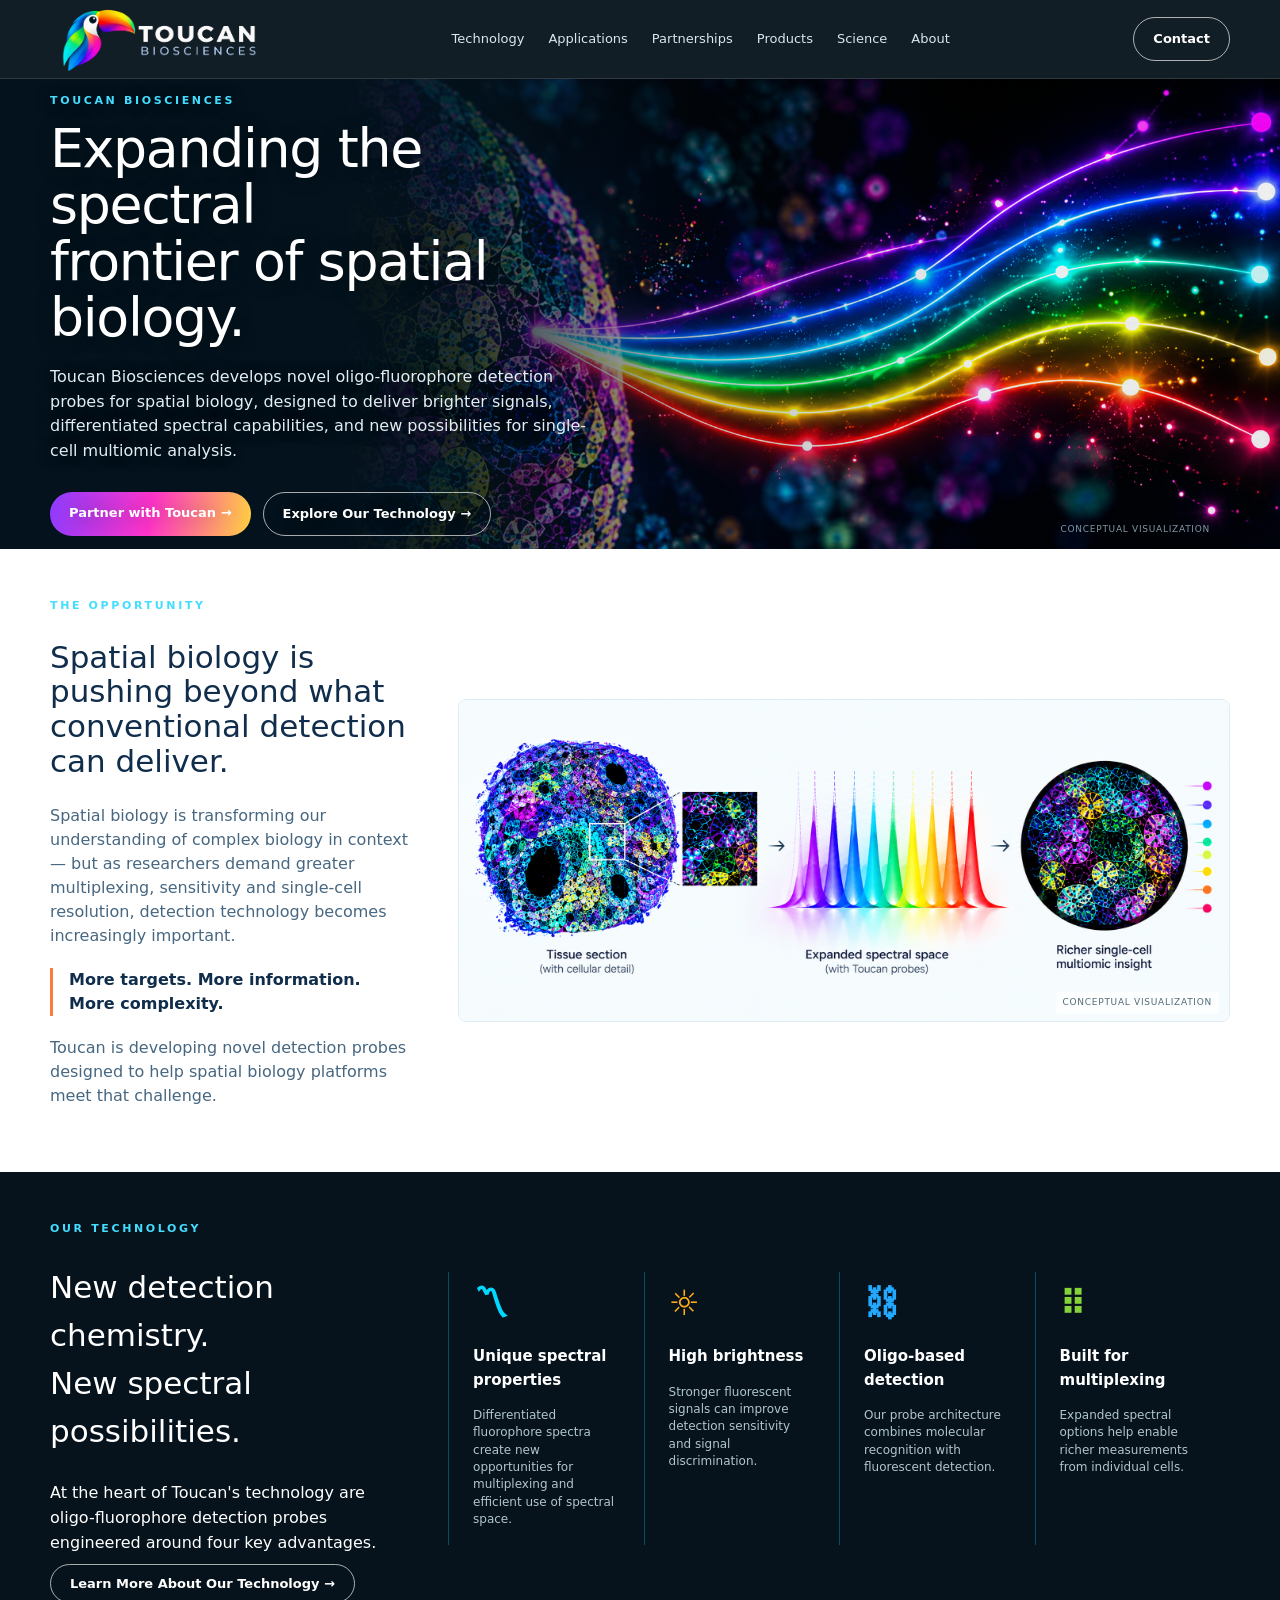
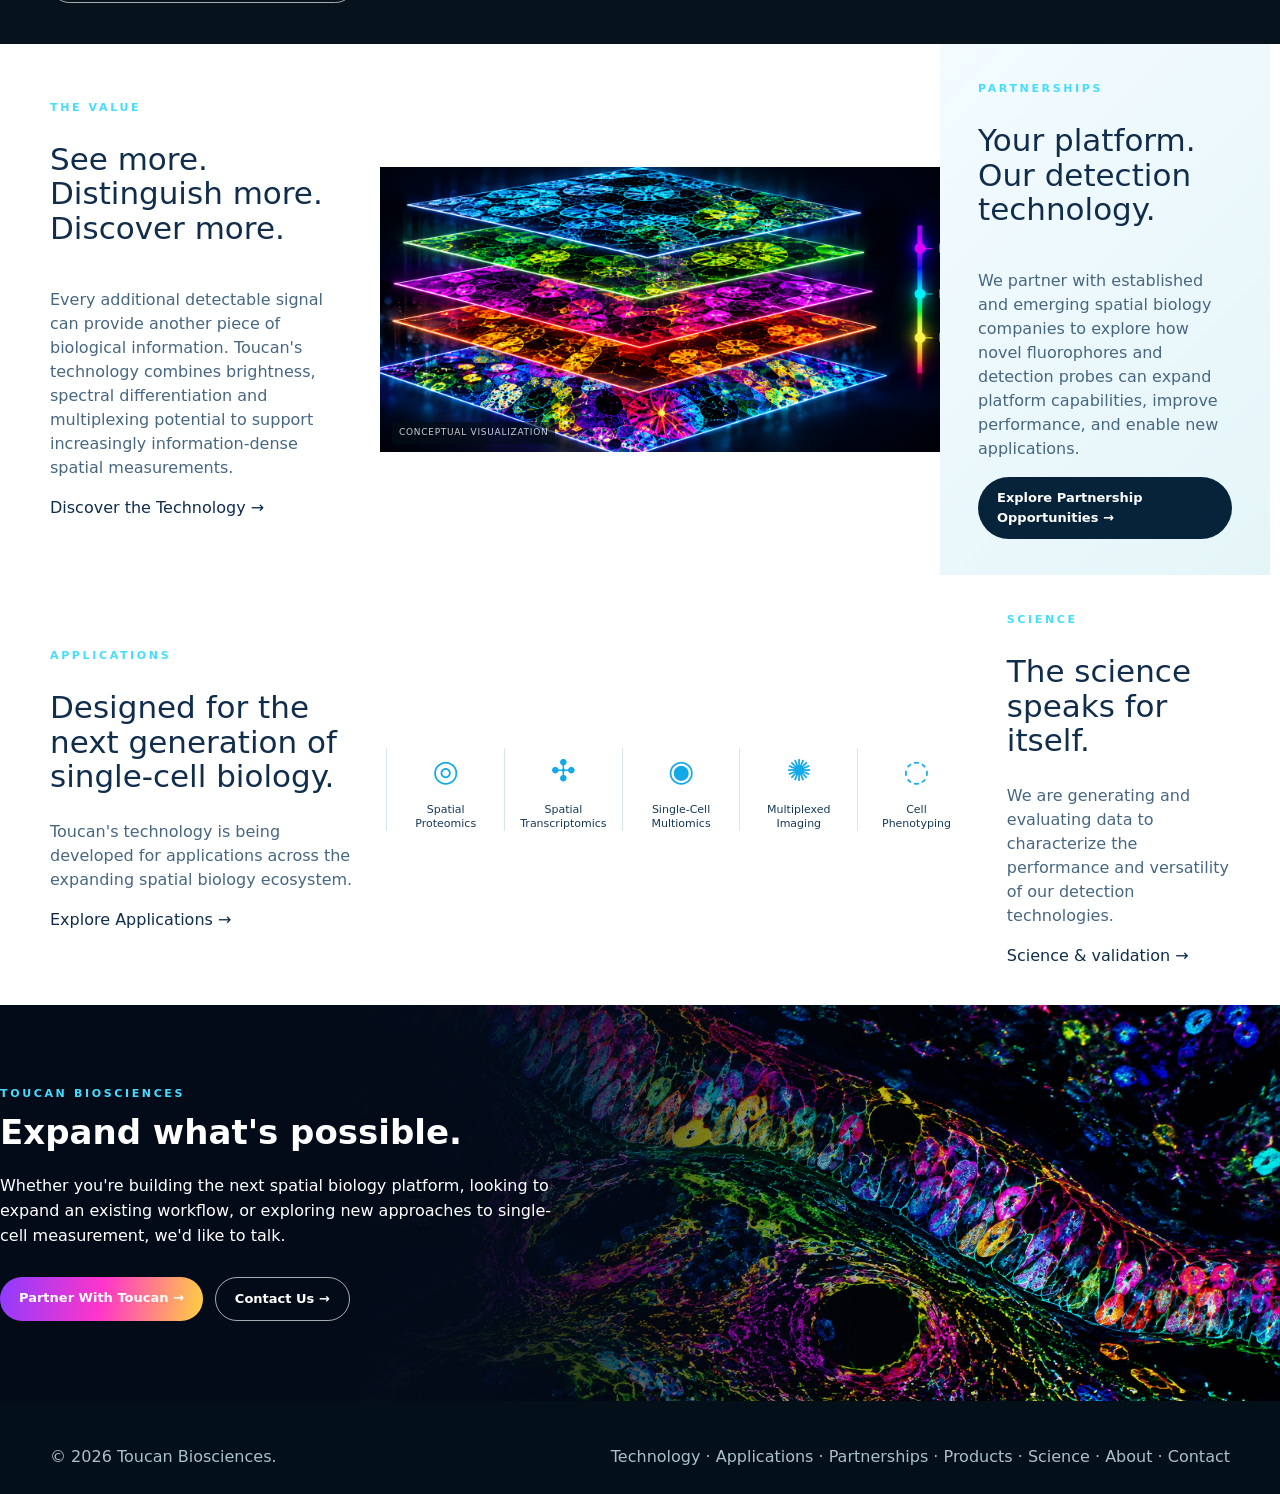
<file: index.html>
<!doctype html><html lang="en"><head><meta charset="utf-8"><meta name="viewport" content="width=device-width,initial-scale=1"><title>Toucan Biosciences | Spatial biology detection</title><meta name="description" content="Novel oligo-fluorophore detection probes for spatial biology."><link rel="stylesheet" href="assets/style.css"><link rel="icon" href="assets/favicon.svg"></head><body>
<header class="nav"><div class="container nav-inner"><a href="index.html"><img class="brand-logo" src="assets/a_clean_high_resolution_logo_branding_graphic_on.png" alt="Toucan Biosciences"></a><nav class="nav-links"><a href="technology.html">Technology</a><a href="applications.html">Applications</a><a class="active-pill" href="partnerships.html">Partnerships</a><a href="products.html">Products</a><a href="science.html">Science</a><a href="about.html">About</a></nav><a class="nav-cta" href="contact.html">Contact</a><button class="menu">☰</button></div></header>
<section class="home-hero"><div class="home-hero-art"></div><div class="container home-hero-content"><div class="home-hero-copy"><div class="eyebrow">TOUCAN BIOSCIENCES</div><h1>Expanding the spectral<br>frontier of spatial biology.</h1><p>Toucan Biosciences develops novel oligo-fluorophore detection probes for spatial biology, designed to deliver brighter signals, differentiated spectral capabilities, and new possibilities for single-cell multiomic analysis.</p><div class="buttons"><a class="btn btn-primary" href="partnerships.html">Partner with Toucan →</a><a class="btn btn-ghost" href="technology.html">Explore Our Technology →</a></div></div><span class="home-concept">Conceptual visualization</span></div></section>
<section class="home-opportunity"><div class="container home-op-grid"><div><div class="kicker">THE OPPORTUNITY</div><h2>Spatial biology is pushing beyond what conventional detection can deliver.</h2><p>Spatial biology is transforming our understanding of complex biology in context — but as researchers demand greater multiplexing, sensitivity and single-cell resolution, detection technology becomes increasingly important.</p><blockquote>More targets. More information.<br>More complexity.</blockquote><p>Toucan is developing novel detection probes designed to help spatial biology platforms meet that challenge.</p></div><figure class="home-op-image production-op-image"><img src="assets/From%20Tissue%20to%20Single-Cell%20Insight.png" alt="Conceptual workflow from fluorescent tissue imaging through expanded spectral space to richer single-cell insight"><figcaption>Conceptual visualization</figcaption></figure></div></section>
<section class="home-tech dark"><div class="container home-tech-grid"><div><div class="kicker">OUR TECHNOLOGY</div><h2>New detection chemistry.<br>New spectral possibilities.</h2><p>At the heart of Toucan's technology are oligo-fluorophore detection probes engineered around four key advantages.</p><a class="btn btn-ghost" href="technology.html">Learn More About Our Technology →</a></div><div class="home-benefits"><article><b>〽</b><h3>Unique spectral properties</h3><p>Differentiated fluorophore spectra create new opportunities for multiplexing and efficient use of spectral space.</p></article><article><b>☼</b><h3>High brightness</h3><p>Stronger fluorescent signals can improve detection sensitivity and signal discrimination.</p></article><article><b>⛓</b><h3>Oligo-based detection</h3><p>Our probe architecture combines molecular recognition with fluorescent detection.</p></article><article><b>⠿</b><h3>Built for multiplexing</h3><p>Expanded spectral options help enable richer measurements from individual cells.</p></article></div></div></section>
<section class="home-value"><div class="container home-value-grid"><div><div class="kicker">THE VALUE</div><h2>See more. Distinguish more.<br>Discover more.</h2><p>Every additional detectable signal can provide another piece of biological information. Toucan's technology combines brightness, spectral differentiation and multiplexing potential to support increasingly information-dense spatial measurements.</p><a href="technology.html">Discover the Technology →</a></div><figure class="home-layers production-value-image"><img src="assets/Multicolor%20Holographic%20Data%20Layers.png" alt="Conceptual stacked multiplex imaging layers"><figcaption>Conceptual visualization</figcaption></figure><div class="home-partner-card"><div class="kicker">PARTNERSHIPS</div><h2>Your platform.<br>Our detection technology.</h2><p>We partner with established and emerging spatial biology companies to explore how novel fluorophores and detection probes can expand platform capabilities, improve performance, and enable new applications.</p><a class="btn dark-btn" href="partnerships.html">Explore Partnership Opportunities →</a></div></div></section>
<section class="home-apps"><div class="container home-apps-grid"><div><div class="kicker">APPLICATIONS</div><h2>Designed for the next generation of single-cell biology.</h2><p>Toucan's technology is being developed for applications across the expanding spatial biology ecosystem.</p><a href="applications.html">Explore Applications →</a></div><div class="app-icons"><span>◎<small>Spatial<br>Proteomics</small></span><span>✣<small>Spatial<br>Transcriptomics</small></span><span>◉<small>Single-Cell<br>Multiomics</small></span><span>✺<small>Multiplexed<br>Imaging</small></span><span>◌<small>Cell<br>Phenotyping</small></span></div><div><div class="kicker">SCIENCE</div><h2>The science<br>speaks for itself.</h2><p>We are generating and evaluating data to characterize the performance and versatility of our detection technologies.</p><a href="science.html">Science & validation →</a></div></div></section>
<section class="home-final dark"><div class="home-final-art"></div><div class="container home-final-content"><div><div class="kicker">TOUCAN BIOSCIENCES</div><h2>Expand what's possible.</h2><p>Whether you're building the next spatial biology platform, looking to expand an existing workflow, or exploring new approaches to single-cell measurement, we'd like to talk.</p><div class="buttons"><a class="btn btn-primary" href="partnerships.html">Partner With Toucan →</a><a class="btn btn-ghost" href="contact.html">Contact Us →</a></div></div><div class="home-final-brand"><img src="assets/a_clean_high_resolution_logo_branding_graphic_on.png" alt="Toucan Biosciences"><p>Brighter signals. Deeper insight.<br>Together.</p></div></div></section>
<footer class="footer"><div class="container"><div class="footer-inner"><span>© <span data-year></span> Toucan Biosciences.</span><div><a href="technology.html">Technology</a> · <a href="applications.html">Applications</a> · <a href="partnerships.html">Partnerships</a> · <a href="products.html">Products</a> · <a href="science.html">Science</a> · <a href="about.html">About</a> · <a href="contact.html">Contact</a></div></div></div></footer><script src="assets/site.js"></script></body></html>
</file>
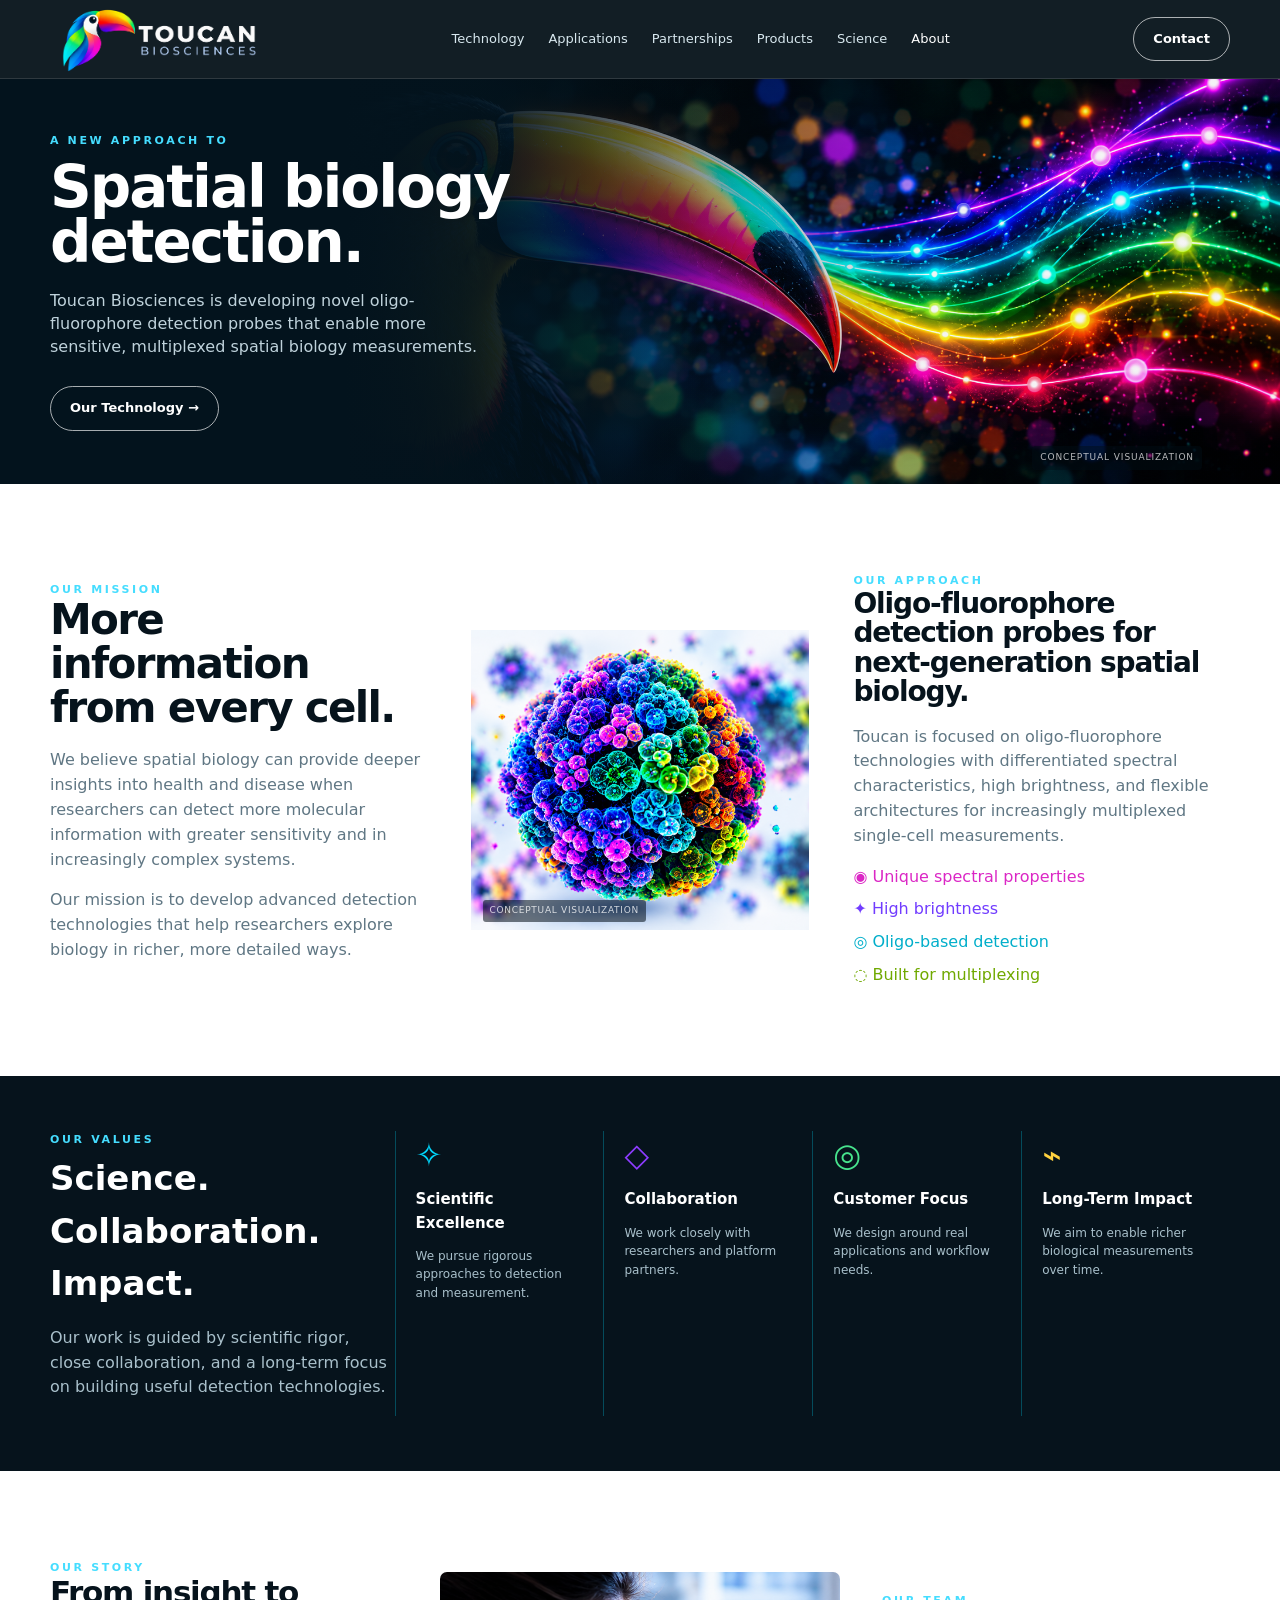
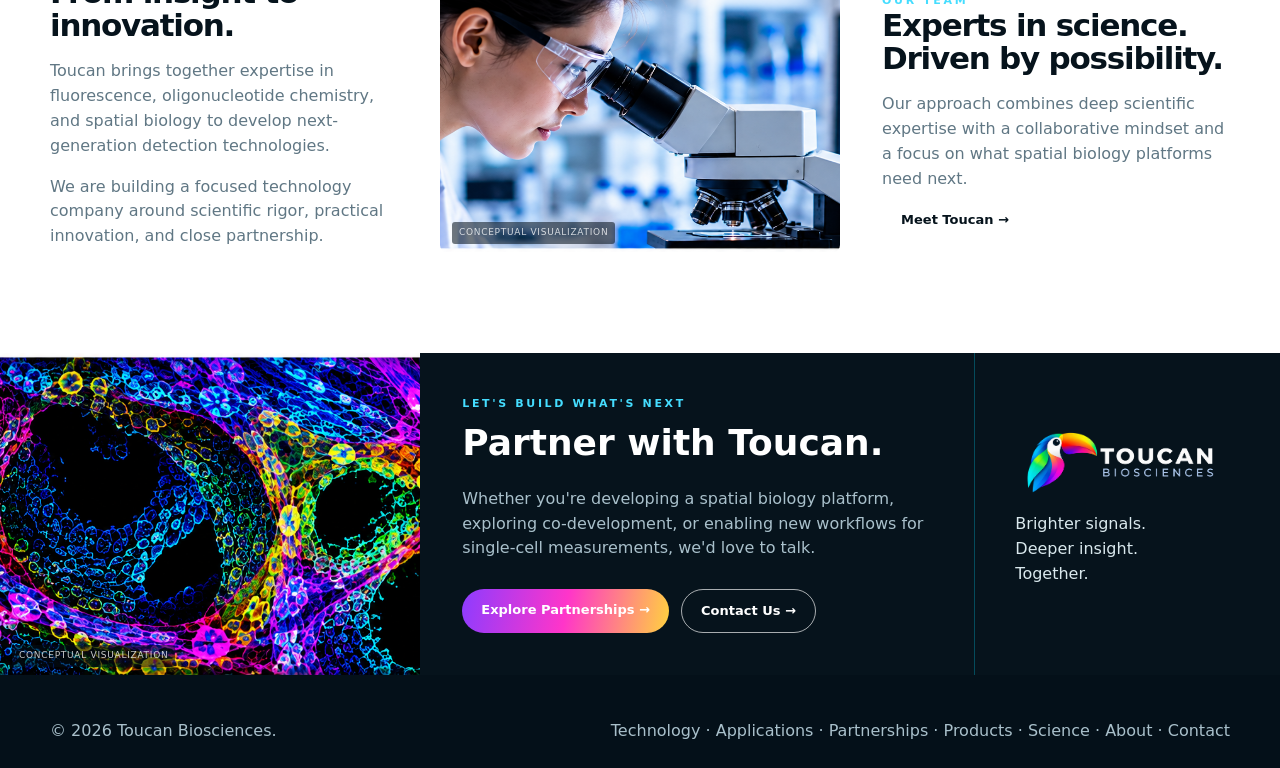
<file: about.html>
<!doctype html><html lang="en"><head><meta charset="utf-8"><meta name="viewport" content="width=device-width,initial-scale=1"><title>About | Toucan Biosciences</title><meta name="description" content="About Toucan Biosciences and our approach to spatial biology detection."><link rel="stylesheet" href="assets/style.css"><link rel="icon" href="assets/favicon.svg"></head><body>
<header class="nav"><div class="container nav-inner"><a href="index.html"><img class="brand-logo" src="assets/a_clean_high_resolution_logo_branding_graphic_on.png" alt="Toucan Biosciences"></a><nav class="nav-links"><a href="technology.html">Technology</a><a href="applications.html">Applications</a><a href="partnerships.html">Partnerships</a><a href="products.html">Products</a><a href="science.html">Science</a><a class="active" href="about.html">About</a></nav><a class="nav-cta" href="contact.html">Contact</a><button class="menu">☰</button></div></header>
<section class="hero about-visual-hero"><div class="about-hero-art" aria-hidden="true"></div><div class="container about-hero-content"><div class="about-hero-copy"><div class="eyebrow">A NEW APPROACH TO</div><h1>Spatial biology<br>detection.</h1><p>Toucan Biosciences is developing novel oligo-fluorophore detection probes that enable more sensitive, multiplexed spatial biology measurements.</p><div class="buttons"><a class="btn btn-ghost" href="technology.html">Our Technology →</a></div></div><span class="about-hero-label">Conceptual visualization</span></div></section>
<section class="section alt"><div class="container about-mission"><div><div class="kicker">OUR MISSION</div><h2>More information<br>from every cell.</h2><p class="muted">We believe spatial biology can provide deeper insights into health and disease when researchers can detect more molecular information with greater sensitivity and in increasingly complex systems.</p><p class="muted">Our mission is to develop advanced detection technologies that help researchers explore biology in richer, more detailed ways.</p></div><figure class="about-cell-image"><img src="assets/Fluorescent%20Cellular%20Sphere%20in%20Focus-1.png" alt="Conceptual fluorescent cellular sphere"><figcaption>Conceptual visualization</figcaption></figure><div><div class="kicker">OUR APPROACH</div><h2 class="about-small-heading">Oligo-fluorophore detection probes for next-generation spatial biology.</h2><p class="muted">Toucan is focused on oligo-fluorophore technologies with differentiated spectral characteristics, high brightness, and flexible architectures for increasingly multiplexed single-cell measurements.</p><div class="about-features"><span>◉ Unique spectral properties</span><span>✦ High brightness</span><span>◎ Oligo-based detection</span><span>◌ Built for multiplexing</span></div></div></div></section>
<section class="about-values dark"><div class="container about-values-grid"><div><div class="kicker">OUR VALUES</div><h2>Science. Collaboration. Impact.</h2><p class="muted">Our work is guided by scientific rigor, close collaboration, and a long-term focus on building useful detection technologies.</p></div><div class="about-value"><b>✧</b><h3>Scientific Excellence</h3><p>We pursue rigorous approaches to detection and measurement.</p></div><div class="about-value"><b>◇</b><h3>Collaboration</h3><p>We work closely with researchers and platform partners.</p></div><div class="about-value"><b>◎</b><h3>Customer Focus</h3><p>We design around real applications and workflow needs.</p></div><div class="about-value"><b>⌁</b><h3>Long-Term Impact</h3><p>We aim to enable richer biological measurements over time.</p></div></div></section>
<section class="section alt"><div class="container about-story"><div><div class="kicker">OUR STORY</div><h2>From insight to innovation.</h2><p class="muted">Toucan brings together expertise in fluorescence, oligonucleotide chemistry, and spatial biology to develop next-generation detection technologies.</p><p class="muted">We are building a focused technology company around scientific rigor, practical innovation, and close partnership.</p></div><figure class="about-lab-image"><img src="assets/Scientist%20Exploring%20Fluorescent%20Microscopy.png" alt="Conceptual scientist using a microscope in a fluorescence imaging laboratory"><figcaption>Conceptual visualization</figcaption></figure><div><div class="kicker">OUR TEAM</div><h2>Experts in science.<br>Driven by possibility.</h2><p class="muted">Our approach combines deep scientific expertise with a collaborative mindset and a focus on what spatial biology platforms need next.</p><a class="btn outline-dark" href="contact.html">Meet Toucan →</a></div></div></section>
<section class="about-partner dark"><figure class="about-tissue-image"><img src="assets/Scientist%20Exploring%20Fluorescent%20Microscopy.png" alt="Conceptual multiplex fluorescent tissue visualization"><figcaption>Conceptual visualization</figcaption></figure><div class="about-partner-copy"><div class="kicker">LET'S BUILD WHAT'S NEXT</div><h2>Partner with Toucan.</h2><p class="muted">Whether you're developing a spatial biology platform, exploring co-development, or enabling new workflows for single-cell measurements, we'd love to talk.</p><div class="buttons"><a class="btn btn-primary" href="partnerships.html">Explore Partnerships →</a><a class="btn btn-ghost" href="contact.html">Contact Us →</a></div></div><div class="about-brand"><img src="assets/a_clean_high_resolution_logo_branding_graphic_on.png" alt="Toucan Biosciences"><p>Brighter signals.<br>Deeper insight.<br>Together.</p></div></section>
<footer class="footer"><div class="container"><div class="footer-inner"><span>© <span data-year></span> Toucan Biosciences.</span><div><a href="technology.html">Technology</a> · <a href="applications.html">Applications</a> · <a href="partnerships.html">Partnerships</a> · <a href="products.html">Products</a> · <a href="science.html">Science</a> · <a href="about.html">About</a> · <a href="contact.html">Contact</a></div></div></div></footer><script src="assets/site.js"></script></body></html>
</file>
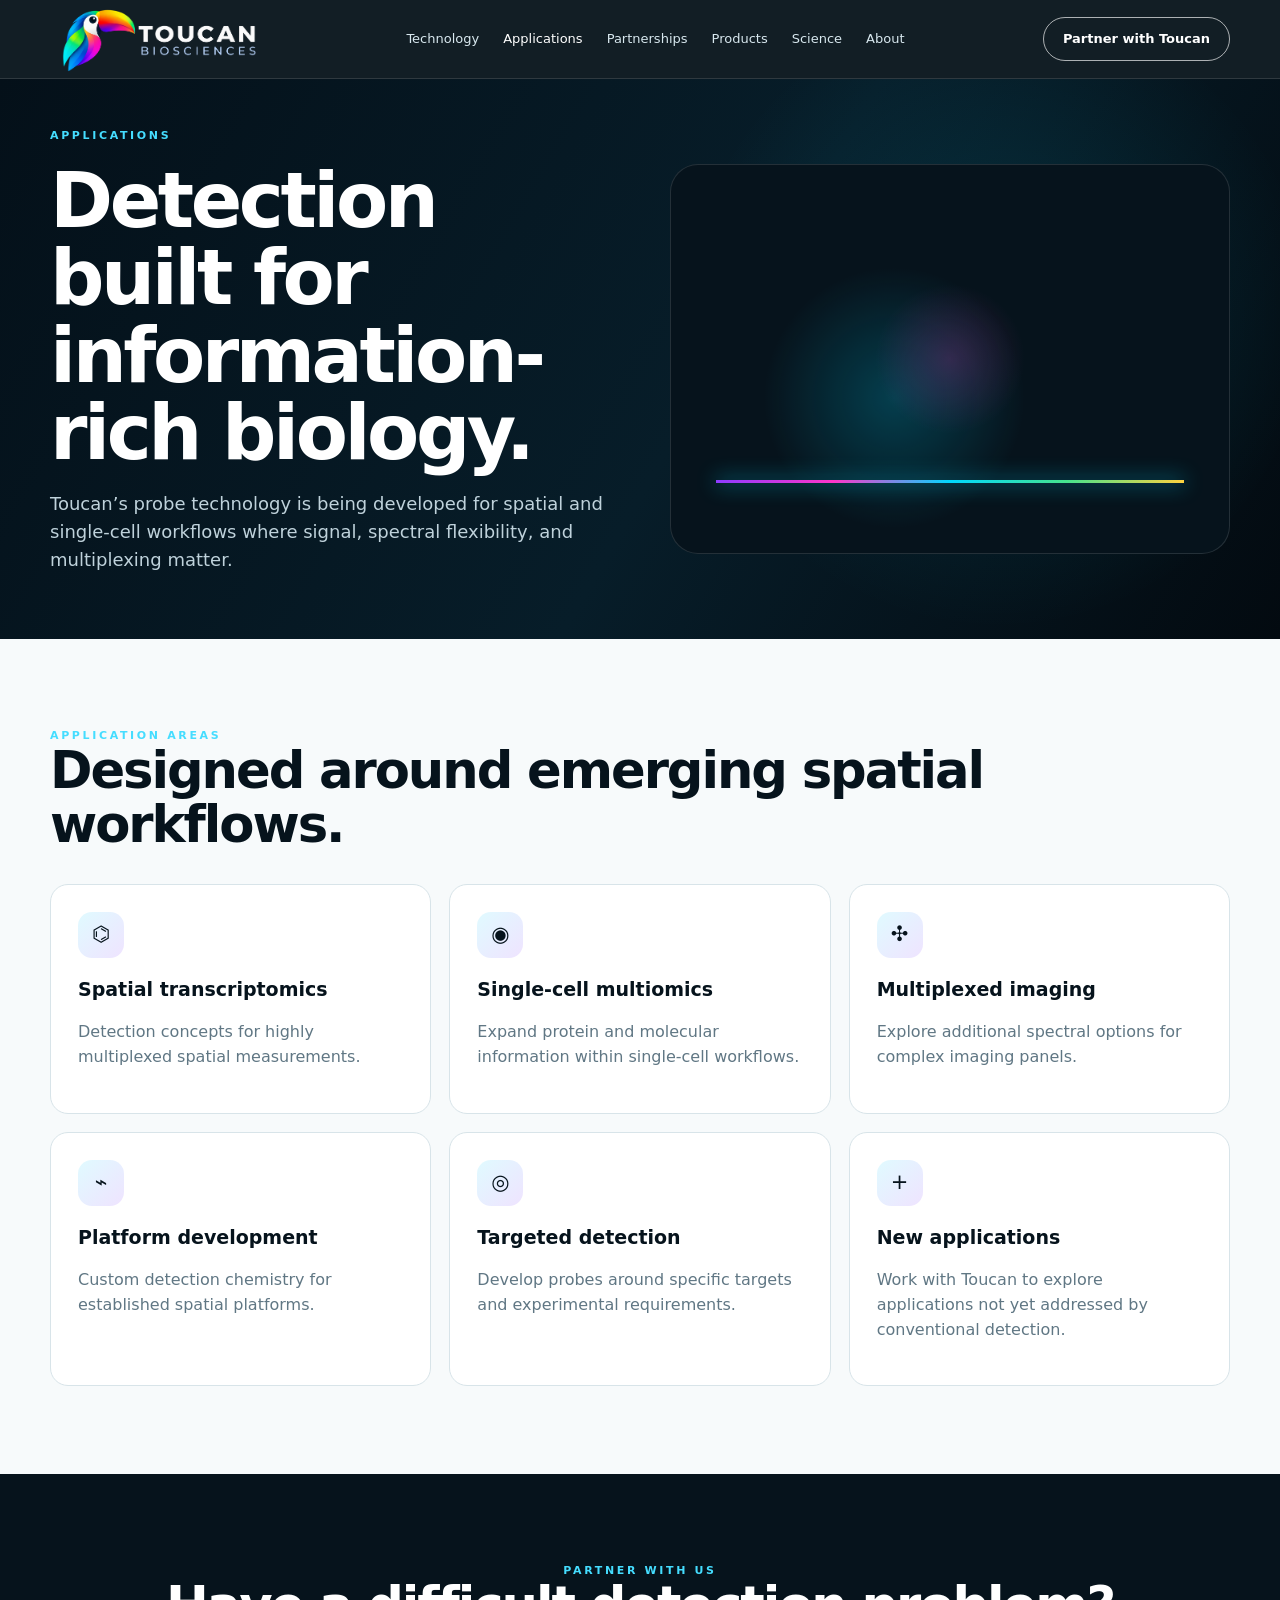
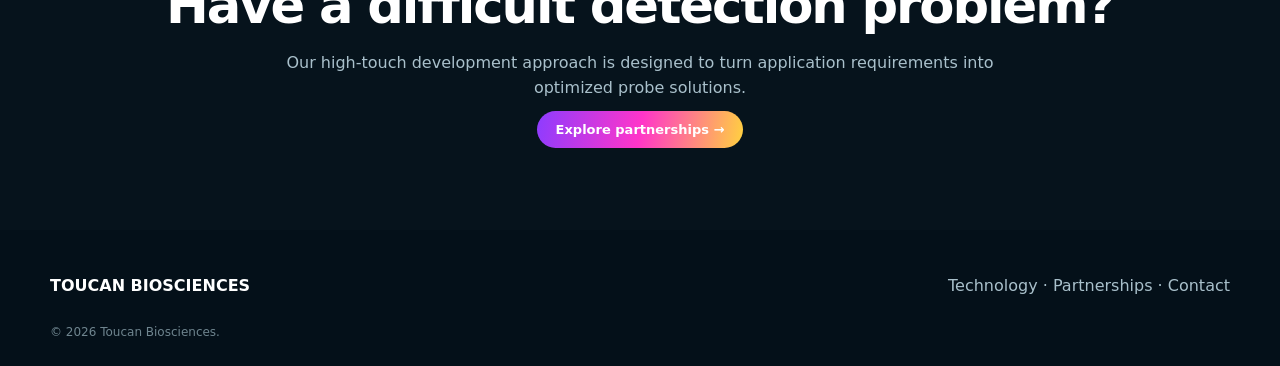
<file: applications.html>
<!doctype html><html lang="en"><head><meta charset="utf-8"><meta name="viewport" content="width=device-width,initial-scale=1"><title>Applications | Toucan Biosciences</title><meta name="description" content="Applications for Toucan Biosciences detection technology."><link rel="stylesheet" href="assets/style.css"><link rel="icon" href="assets/favicon.svg"></head><body>
<header class="nav"><div class="container nav-inner"><a href="index.html"><img class="brand-logo" src="assets/a_clean_high_resolution_logo_branding_graphic_on.png" alt="Toucan Biosciences"></a><nav class="nav-links"><a href="technology.html">Technology</a><a class="active" href="applications.html">Applications</a><a href="partnerships.html">Partnerships</a><a href="products.html">Products</a><a href="science.html">Science</a><a href="about.html">About</a></nav><a class="nav-cta" href="contact.html">Partner with Toucan</a><button class="menu">☰</button></div></header>
<section class="hero"><div class="container hero-inner"><div><div class="eyebrow">APPLICATIONS</div><h1>Detection built for information-rich biology.</h1><p>Toucan’s probe technology is being developed for spatial and single-cell workflows where signal, spectral flexibility, and multiplexing matter.</p></div><div class="spectrum"></div></div></section>
<section class="section"><div class="container"><div class="kicker">APPLICATION AREAS</div><h2>Designed around emerging spatial workflows.</h2><div class="grid g3" style="margin-top:32px"><div class="card"><div class="icon">⌬</div><h3>Spatial transcriptomics</h3><p class="muted">Detection concepts for highly multiplexed spatial measurements.</p></div><div class="card"><div class="icon">◉</div><h3>Single-cell multiomics</h3><p class="muted">Expand protein and molecular information within single-cell workflows.</p></div><div class="card"><div class="icon">✣</div><h3>Multiplexed imaging</h3><p class="muted">Explore additional spectral options for complex imaging panels.</p></div><div class="card"><div class="icon">⌁</div><h3>Platform development</h3><p class="muted">Custom detection chemistry for established spatial platforms.</p></div><div class="card"><div class="icon">◎</div><h3>Targeted detection</h3><p class="muted">Develop probes around specific targets and experimental requirements.</p></div><div class="card"><div class="icon">+</div><h3>New applications</h3><p class="muted">Work with Toucan to explore applications not yet addressed by conventional detection.</p></div></div></div></section>
<section class="section dark"><div class="container center"><div class="kicker">PARTNER WITH US</div><h2>Have a difficult detection problem?</h2><p class="muted max">Our high-touch development approach is designed to turn application requirements into optimized probe solutions.</p><a class="btn btn-primary" href="partnerships.html">Explore partnerships →</a></div></section>
<footer class="footer"><div class="container"><div class="footer-inner"><strong style="color:#fff">TOUCAN BIOSCIENCES</strong><div><a href="technology.html">Technology</a> · <a href="partnerships.html">Partnerships</a> · <a href="contact.html">Contact</a></div></div><div class="notice">© <span data-year></span> Toucan Biosciences.</div></div></footer><script src="assets/site.js"></script></body></html>
</file>
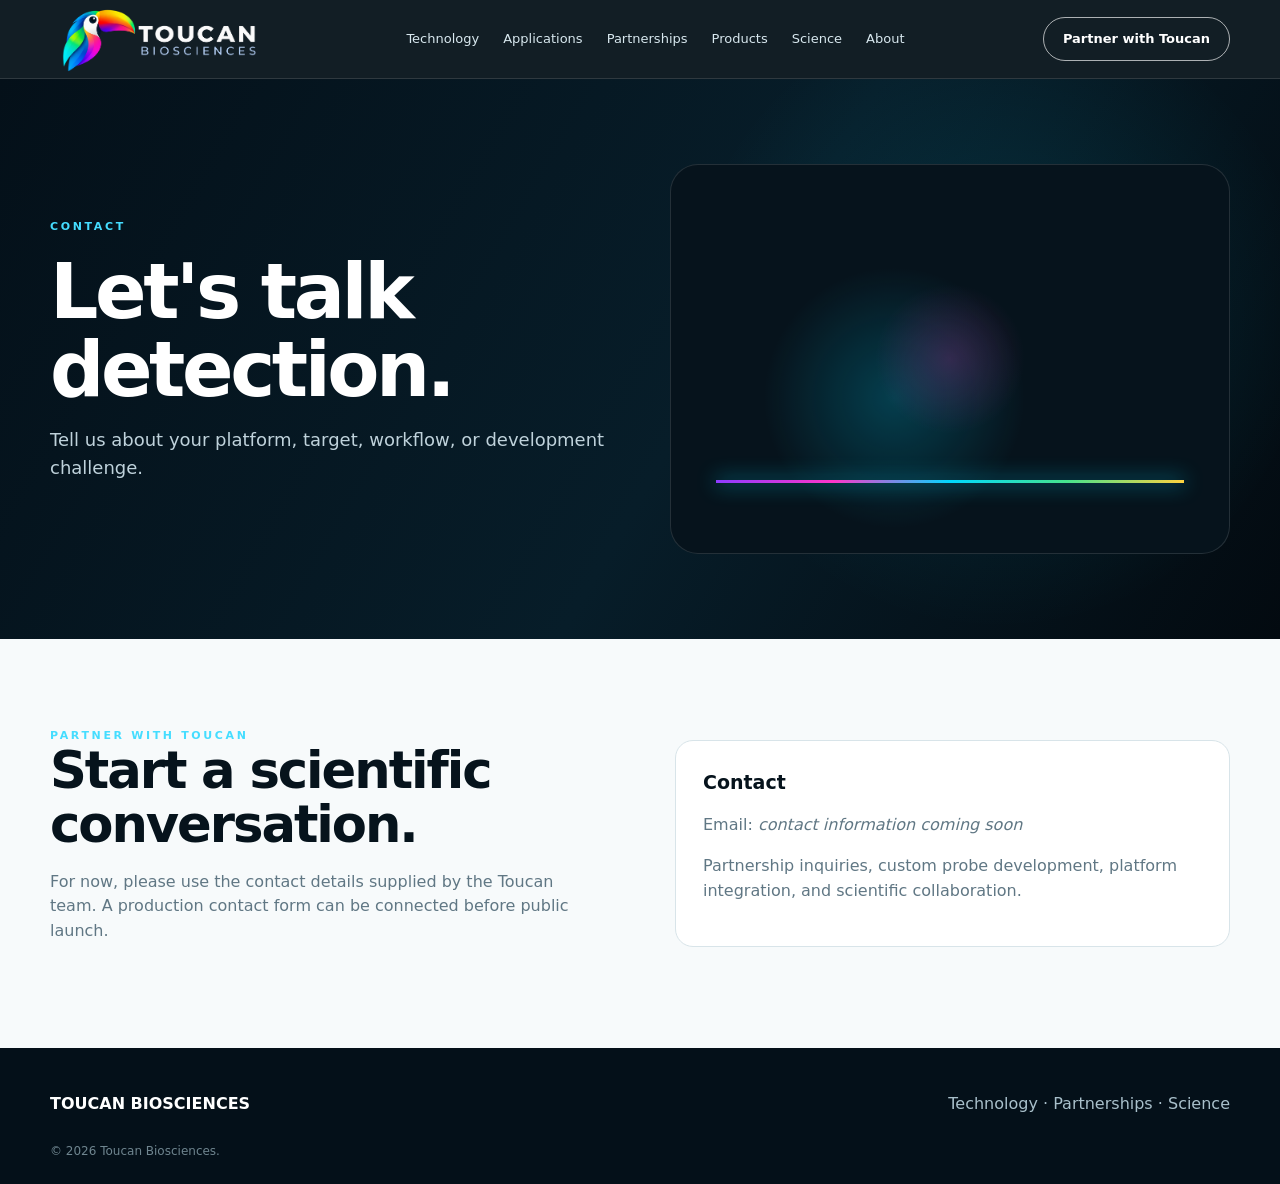
<file: contact.html>
<!doctype html><html lang="en"><head><meta charset="utf-8"><meta name="viewport" content="width=device-width,initial-scale=1"><title>Contact | Toucan Biosciences</title><meta name="description" content="Contact Toucan Biosciences about spatial biology detection technology and partnerships."><link rel="stylesheet" href="assets/style.css"><link rel="icon" href="assets/favicon.svg"></head><body>
<header class="nav"><div class="container nav-inner"><a href="index.html"><img class="brand-logo" src="assets/a_clean_high_resolution_logo_branding_graphic_on.png" alt="Toucan Biosciences"></a><nav class="nav-links"><a href="technology.html">Technology</a><a href="applications.html">Applications</a><a href="partnerships.html">Partnerships</a><a href="products.html">Products</a><a href="science.html">Science</a><a href="about.html">About</a></nav><a class="nav-cta" href="contact.html">Partner with Toucan</a><button class="menu">☰</button></div></header>
<section class="hero"><div class="container hero-inner"><div><div class="eyebrow">CONTACT</div><h1>Let's talk detection.</h1><p>Tell us about your platform, target, workflow, or development challenge.</p></div><div class="spectrum"></div></div></section>
<section class="section"><div class="container two"><div><div class="kicker">PARTNER WITH TOUCAN</div><h2>Start a scientific conversation.</h2><p class="muted">For now, please use the contact details supplied by the Toucan team. A production contact form can be connected before public launch.</p></div><div class="card"><h3>Contact</h3><p class="muted">Email: <em>contact information coming soon</em></p><p class="muted">Partnership inquiries, custom probe development, platform integration, and scientific collaboration.</p></div></div></section>
<footer class="footer"><div class="container"><div class="footer-inner"><strong style="color:#fff">TOUCAN BIOSCIENCES</strong><div><a href="technology.html">Technology</a> · <a href="partnerships.html">Partnerships</a> · <a href="science.html">Science</a></div></div><div class="notice">© <span data-year></span> Toucan Biosciences.</div></div></footer><script src="assets/site.js"></script></body></html>
</file>
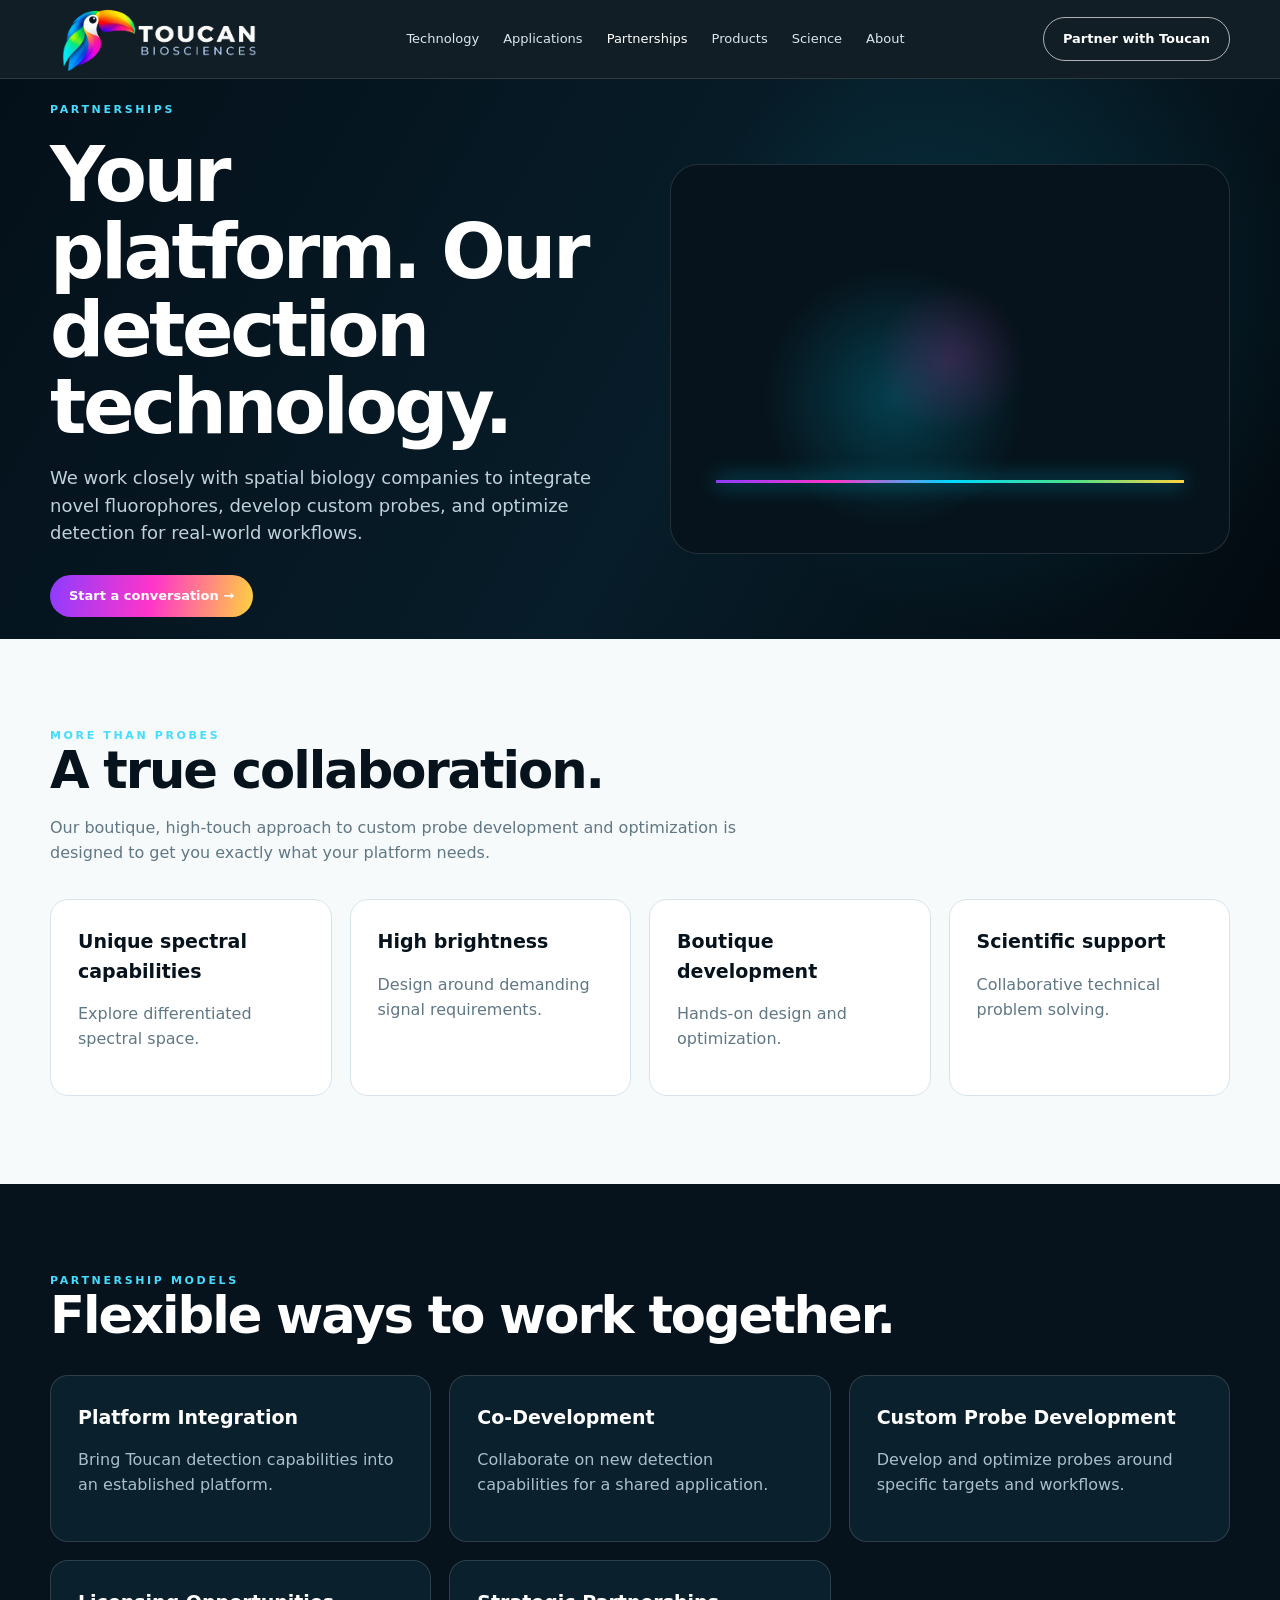
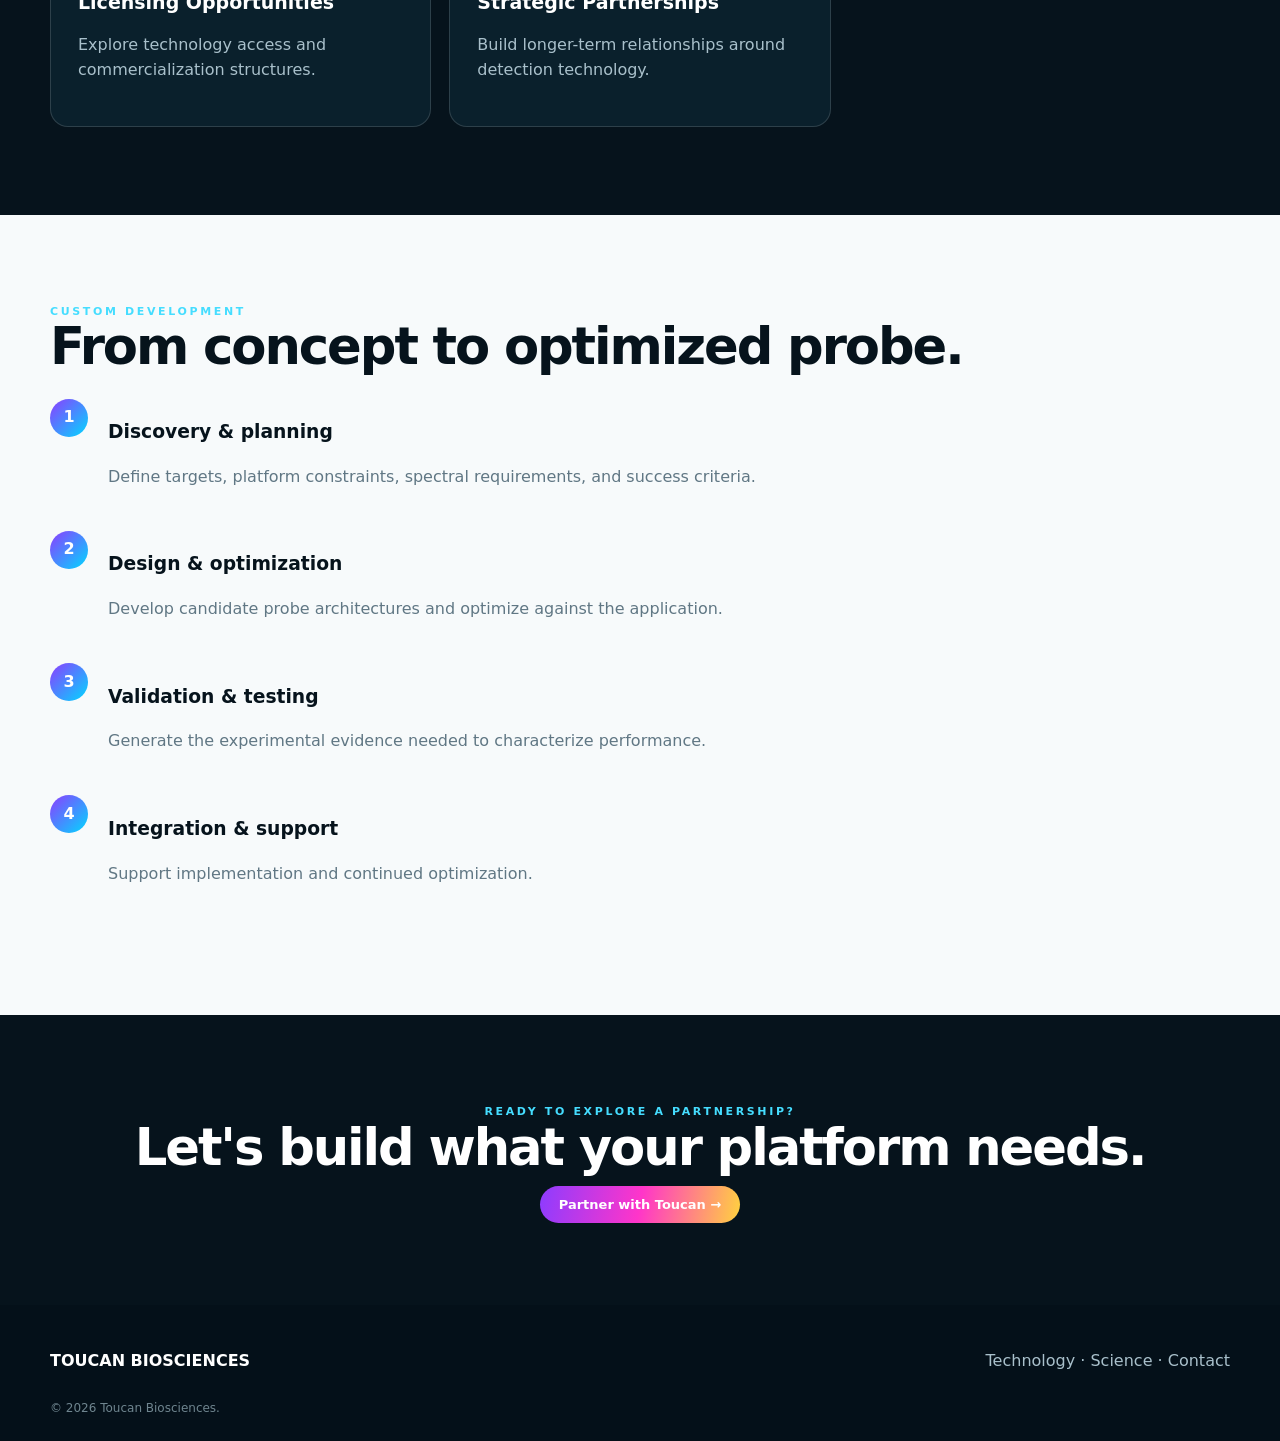
<file: partnerships.html>
<!doctype html><html lang="en"><head><meta charset="utf-8"><meta name="viewport" content="width=device-width,initial-scale=1"><title>Partnerships | Toucan Biosciences</title><meta name="description" content="Partner with Toucan Biosciences on novel detection technology and custom probe development."><link rel="stylesheet" href="assets/style.css"><link rel="icon" href="assets/favicon.svg"></head><body>
<header class="nav"><div class="container nav-inner"><a href="index.html"><img class="brand-logo" src="assets/a_clean_high_resolution_logo_branding_graphic_on.png" alt="Toucan Biosciences"></a><nav class="nav-links"><a href="technology.html">Technology</a><a href="applications.html">Applications</a><a class="active" href="partnerships.html">Partnerships</a><a href="products.html">Products</a><a href="science.html">Science</a><a href="about.html">About</a></nav><a class="nav-cta" href="contact.html">Partner with Toucan</a><button class="menu">☰</button></div></header>
<section class="hero"><div class="container hero-inner"><div><div class="eyebrow">PARTNERSHIPS</div><h1>Your platform. Our detection technology.</h1><p>We work closely with spatial biology companies to integrate novel fluorophores, develop custom probes, and optimize detection for real-world workflows.</p><div class="buttons"><a class="btn btn-primary" href="contact.html">Start a conversation →</a></div></div><div class="spectrum"></div></div></section>
<section class="section"><div class="container"><div class="kicker">MORE THAN PROBES</div><h2>A true collaboration.</h2><p class="muted max" style="margin-left:0">Our boutique, high-touch approach to custom probe development and optimization is designed to get you exactly what your platform needs.</p><div class="grid g4" style="margin-top:34px"><div class="card"><h3>Unique spectral capabilities</h3><p class="muted">Explore differentiated spectral space.</p></div><div class="card"><h3>High brightness</h3><p class="muted">Design around demanding signal requirements.</p></div><div class="card"><h3>Boutique development</h3><p class="muted">Hands-on design and optimization.</p></div><div class="card"><h3>Scientific support</h3><p class="muted">Collaborative technical problem solving.</p></div></div></div></section>
<section class="section dark"><div class="container"><div class="kicker">PARTNERSHIP MODELS</div><h2>Flexible ways to work together.</h2><div class="grid g3" style="margin-top:32px"><div class="card"><h3>Platform Integration</h3><p class="muted">Bring Toucan detection capabilities into an established platform.</p></div><div class="card"><h3>Co-Development</h3><p class="muted">Collaborate on new detection capabilities for a shared application.</p></div><div class="card"><h3>Custom Probe Development</h3><p class="muted">Develop and optimize probes around specific targets and workflows.</p></div><div class="card"><h3>Licensing Opportunities</h3><p class="muted">Explore technology access and commercialization structures.</p></div><div class="card"><h3>Strategic Partnerships</h3><p class="muted">Build longer-term relationships around detection technology.</p></div></div></div></section>
<section class="section"><div class="container"><div class="kicker">CUSTOM DEVELOPMENT</div><h2>From concept to optimized probe.</h2><div class="process"><div class="step"><div class="stepnum">1</div><div><h3>Discovery & planning</h3><p class="muted">Define targets, platform constraints, spectral requirements, and success criteria.</p></div></div><div class="step"><div class="stepnum">2</div><div><h3>Design & optimization</h3><p class="muted">Develop candidate probe architectures and optimize against the application.</p></div></div><div class="step"><div class="stepnum">3</div><div><h3>Validation & testing</h3><p class="muted">Generate the experimental evidence needed to characterize performance.</p></div></div><div class="step"><div class="stepnum">4</div><div><h3>Integration & support</h3><p class="muted">Support implementation and continued optimization.</p></div></div></div></div></section>
<section class="section dark"><div class="container center"><div class="kicker">READY TO EXPLORE A PARTNERSHIP?</div><h2>Let's build what your platform needs.</h2><a class="btn btn-primary" href="contact.html">Partner with Toucan →</a></div></section>
<footer class="footer"><div class="container"><div class="footer-inner"><strong style="color:#fff">TOUCAN BIOSCIENCES</strong><div><a href="technology.html">Technology</a> · <a href="science.html">Science</a> · <a href="contact.html">Contact</a></div></div><div class="notice">© <span data-year></span> Toucan Biosciences.</div></div></footer><script src="assets/site.js"></script></body></html>
</file>
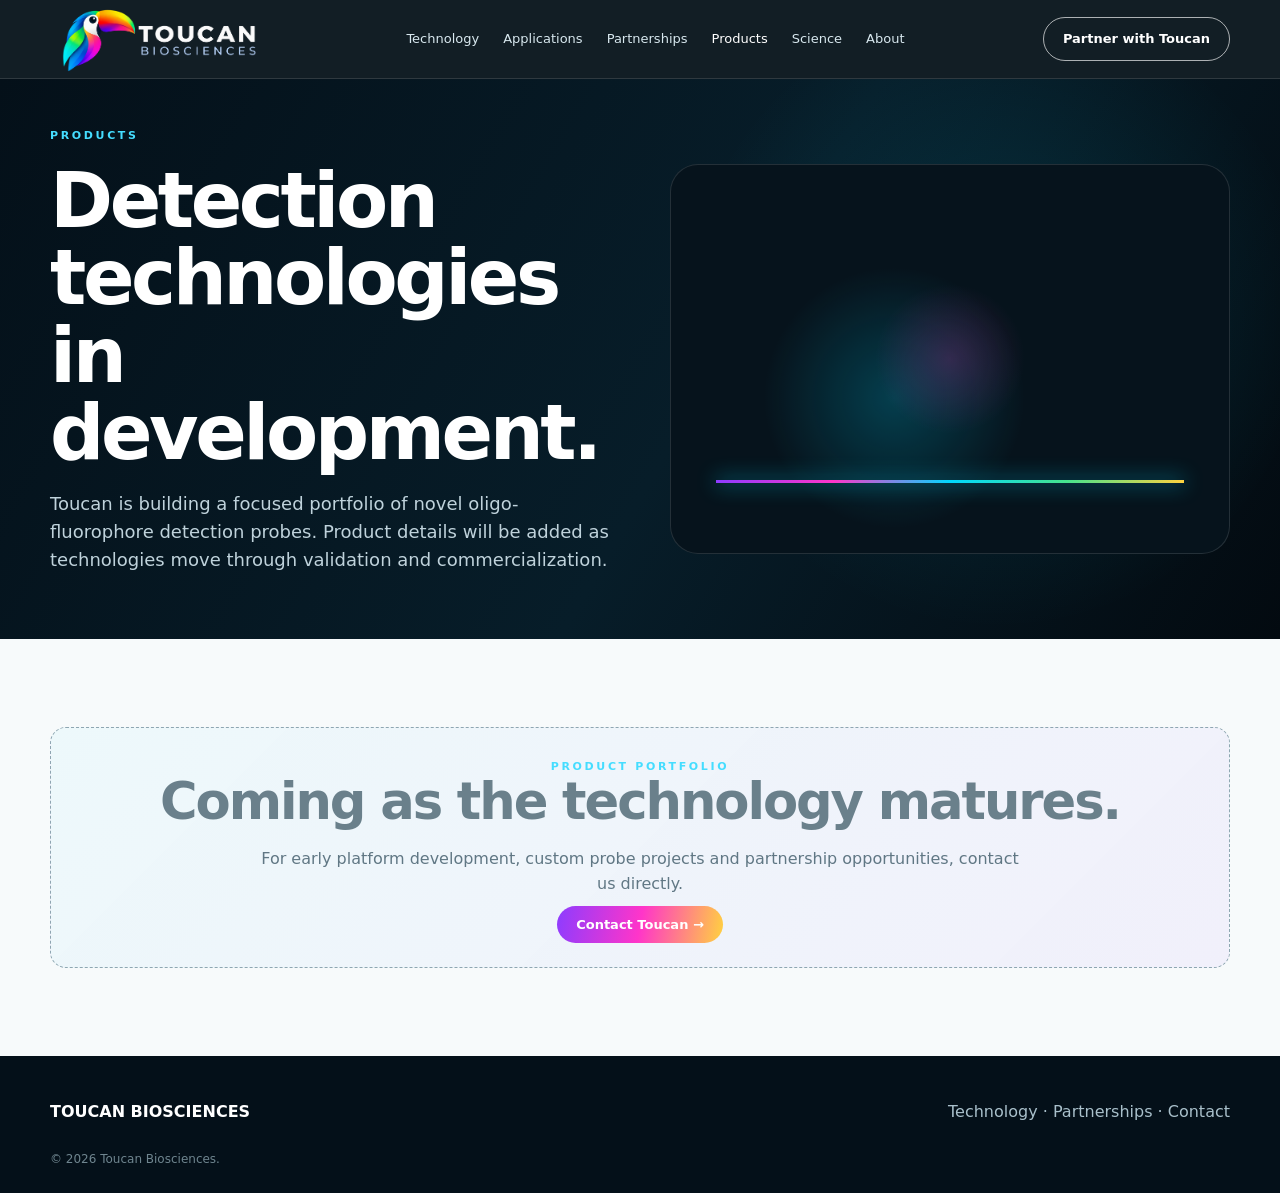
<file: products.html>
<!doctype html><html lang="en"><head><meta charset="utf-8"><meta name="viewport" content="width=device-width,initial-scale=1"><title>Products | Toucan Biosciences</title><meta name="description" content="Toucan Biosciences products and detection technologies."><link rel="stylesheet" href="assets/style.css"><link rel="icon" href="assets/favicon.svg"></head><body>
<header class="nav"><div class="container nav-inner"><a href="index.html"><img class="brand-logo" src="assets/a_clean_high_resolution_logo_branding_graphic_on.png" alt="Toucan Biosciences"></a><nav class="nav-links"><a href="technology.html">Technology</a><a href="applications.html">Applications</a><a href="partnerships.html">Partnerships</a><a class="active" href="products.html">Products</a><a href="science.html">Science</a><a href="about.html">About</a></nav><a class="nav-cta" href="contact.html">Partner with Toucan</a><button class="menu">☰</button></div></header>
<section class="hero"><div class="container hero-inner"><div><div class="eyebrow">PRODUCTS</div><h1>Detection technologies in development.</h1><p>Toucan is building a focused portfolio of novel oligo-fluorophore detection probes. Product details will be added as technologies move through validation and commercialization.</p></div><div class="spectrum"></div></div></section>
<section class="section"><div class="container center"><div class="coming"><div class="kicker">PRODUCT PORTFOLIO</div><h2>Coming as the technology matures.</h2><p class="muted max">For early platform development, custom probe projects and partnership opportunities, contact us directly.</p><a class="btn btn-primary" href="contact.html">Contact Toucan →</a></div></div></section>
<footer class="footer"><div class="container"><div class="footer-inner"><strong style="color:#fff">TOUCAN BIOSCIENCES</strong><div><a href="technology.html">Technology</a> · <a href="partnerships.html">Partnerships</a> · <a href="contact.html">Contact</a></div></div><div class="notice">© <span data-year></span> Toucan Biosciences.</div></div></footer><script src="assets/site.js"></script></body></html>
</file>
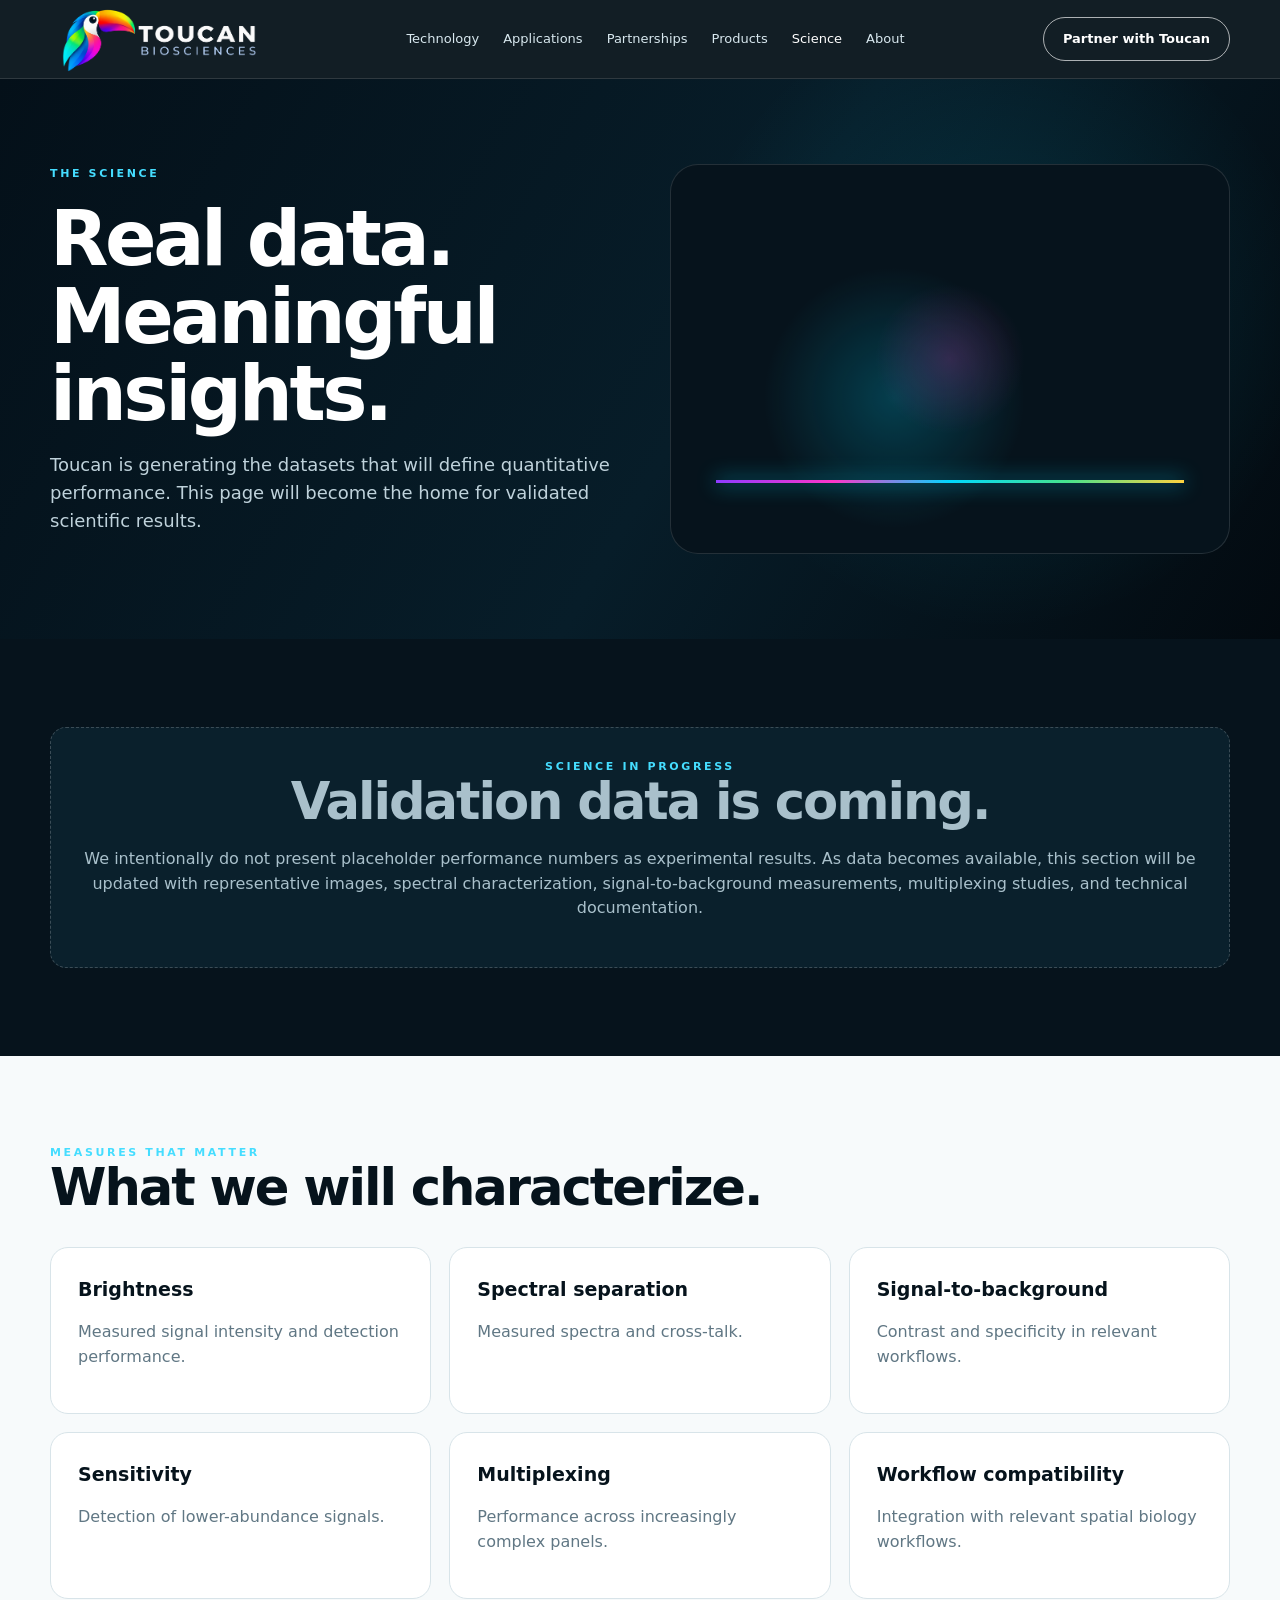
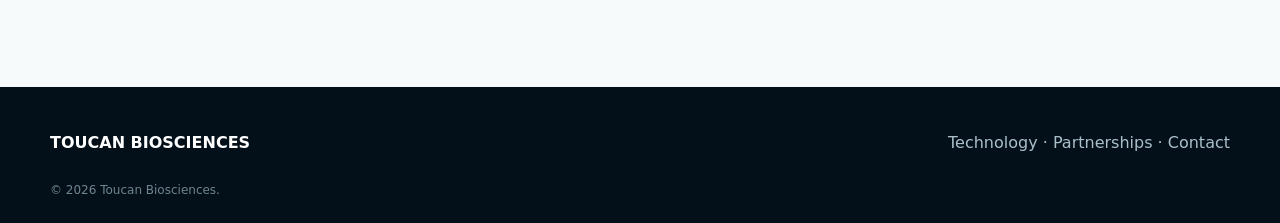
<file: science.html>
<!doctype html><html lang="en"><head><meta charset="utf-8"><meta name="viewport" content="width=device-width,initial-scale=1"><title>Science | Toucan Biosciences</title><meta name="description" content="Science and validation resources from Toucan Biosciences."><link rel="stylesheet" href="assets/style.css"><link rel="icon" href="assets/favicon.svg"></head><body>
<header class="nav"><div class="container nav-inner"><a href="index.html"><img class="brand-logo" src="assets/a_clean_high_resolution_logo_branding_graphic_on.png" alt="Toucan Biosciences"></a><nav class="nav-links"><a href="technology.html">Technology</a><a href="applications.html">Applications</a><a href="partnerships.html">Partnerships</a><a href="products.html">Products</a><a class="active" href="science.html">Science</a><a href="about.html">About</a></nav><a class="nav-cta" href="contact.html">Partner with Toucan</a><button class="menu">☰</button></div></header>
<section class="hero"><div class="container hero-inner"><div><div class="eyebrow">THE SCIENCE</div><h1>Real data. Meaningful insights.</h1><p>Toucan is generating the datasets that will define quantitative performance. This page will become the home for validated scientific results.</p></div><div class="spectrum"></div></div></section>
<section class="section dark"><div class="container"><div class="coming"><div class="kicker">SCIENCE IN PROGRESS</div><h2>Validation data is coming.</h2><p class="muted">We intentionally do not present placeholder performance numbers as experimental results. As data becomes available, this section will be updated with representative images, spectral characterization, signal-to-background measurements, multiplexing studies, and technical documentation.</p></div></div></section>
<section class="section"><div class="container"><div class="kicker">MEASURES THAT MATTER</div><h2>What we will characterize.</h2><div class="grid g3" style="margin-top:32px"><div class="card"><h3>Brightness</h3><p class="muted">Measured signal intensity and detection performance.</p></div><div class="card"><h3>Spectral separation</h3><p class="muted">Measured spectra and cross-talk.</p></div><div class="card"><h3>Signal-to-background</h3><p class="muted">Contrast and specificity in relevant workflows.</p></div><div class="card"><h3>Sensitivity</h3><p class="muted">Detection of lower-abundance signals.</p></div><div class="card"><h3>Multiplexing</h3><p class="muted">Performance across increasingly complex panels.</p></div><div class="card"><h3>Workflow compatibility</h3><p class="muted">Integration with relevant spatial biology workflows.</p></div></div></div></section>
<footer class="footer"><div class="container"><div class="footer-inner"><strong style="color:#fff">TOUCAN BIOSCIENCES</strong><div><a href="technology.html">Technology</a> · <a href="partnerships.html">Partnerships</a> · <a href="contact.html">Contact</a></div></div><div class="notice">© <span data-year></span> Toucan Biosciences.</div></div></footer><script src="assets/site.js"></script></body></html>
</file>
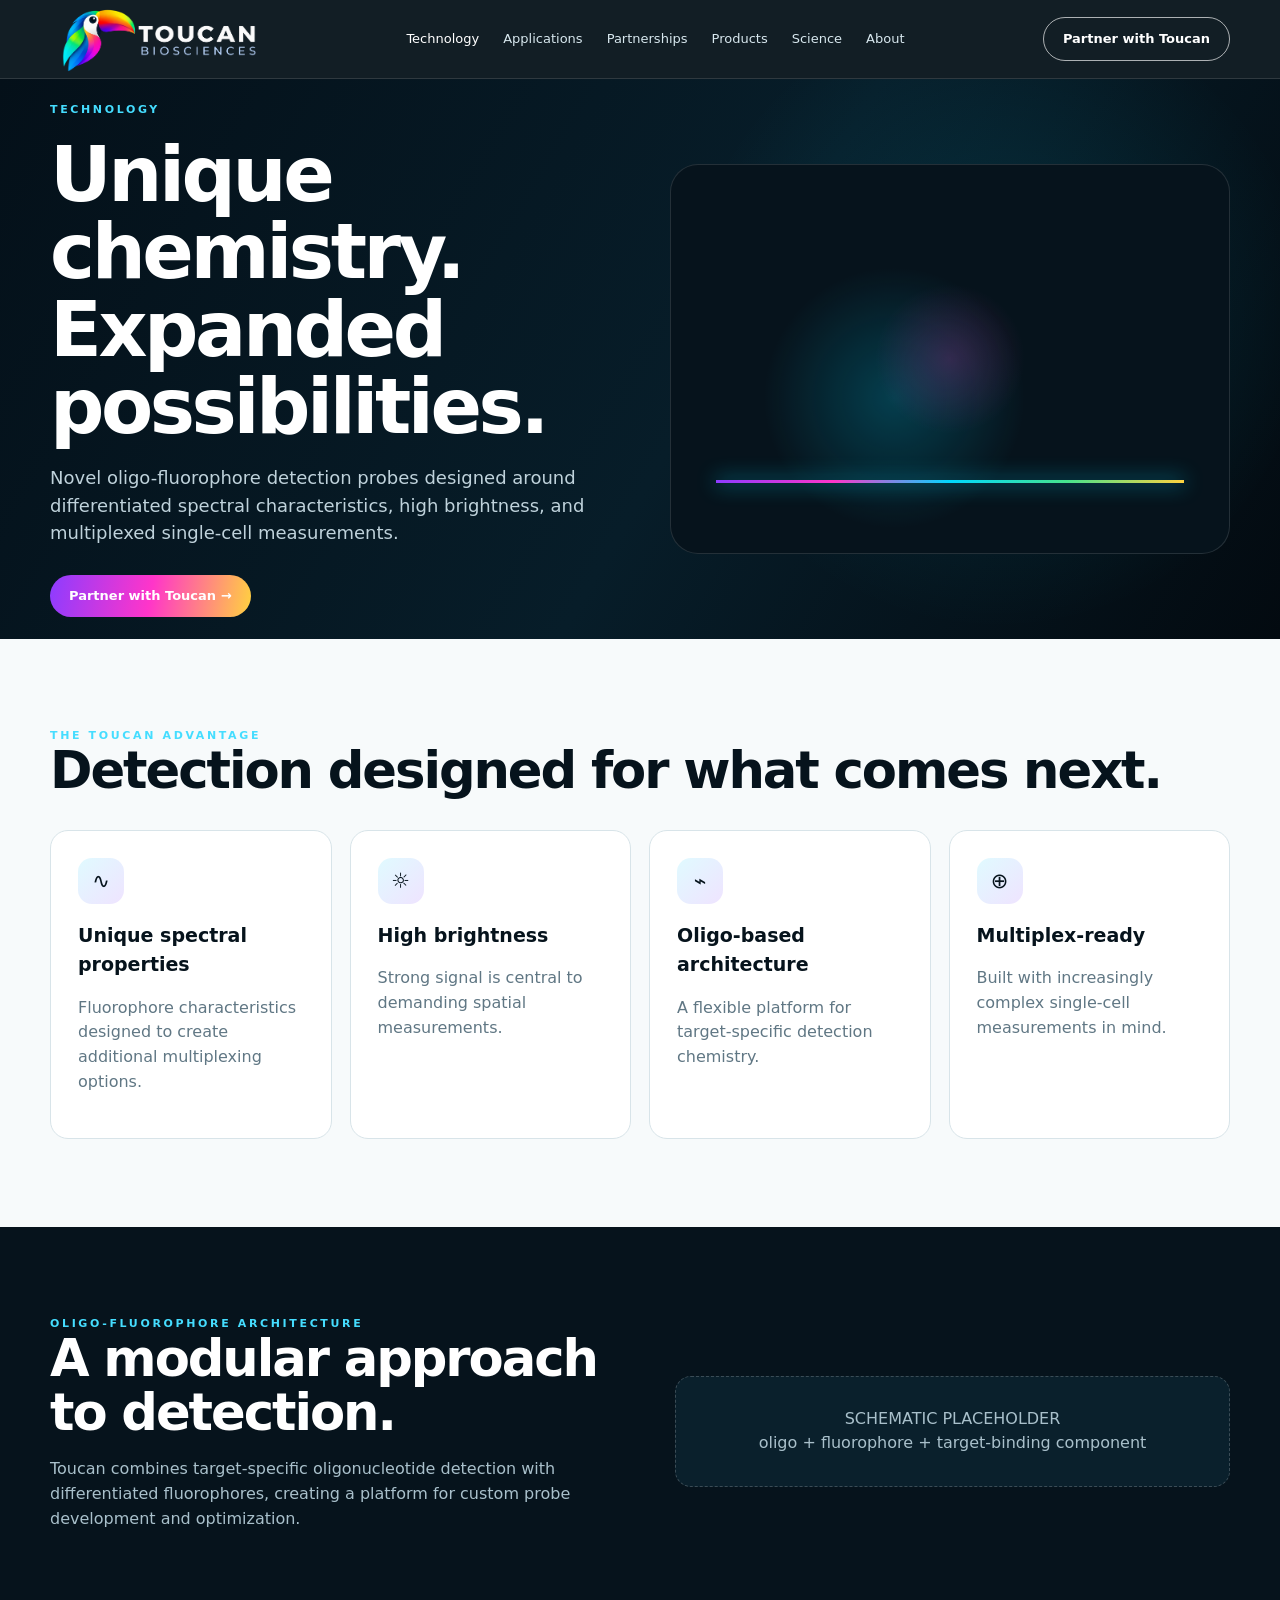
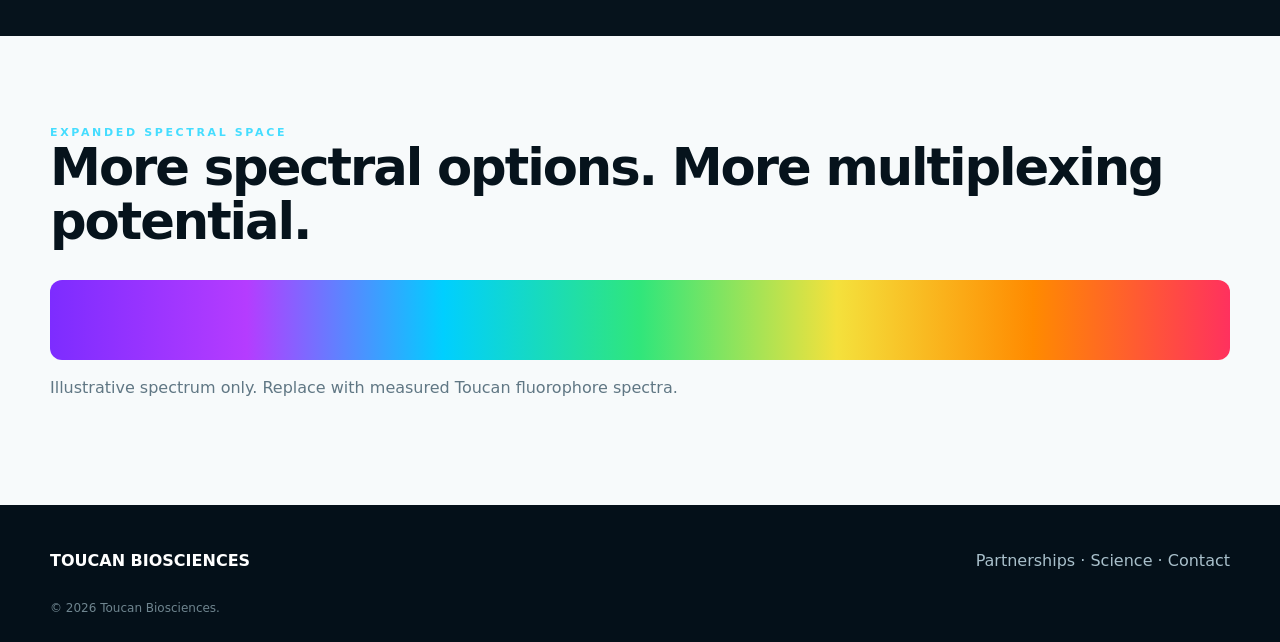
<file: technology.html>
<!doctype html><html lang="en"><head><meta charset="utf-8"><meta name="viewport" content="width=device-width,initial-scale=1"><title>Technology | Toucan Biosciences</title><meta name="description" content="Novel oligo-fluorophore detection technology for spatial biology."><link rel="stylesheet" href="assets/style.css"><link rel="icon" href="assets/favicon.svg"></head><body>
<header class="nav"><div class="container nav-inner"><a href="index.html"><img class="brand-logo" src="assets/a_clean_high_resolution_logo_branding_graphic_on.png" alt="Toucan Biosciences"></a><nav class="nav-links"><a class="active" href="technology.html">Technology</a><a href="applications.html">Applications</a><a href="partnerships.html">Partnerships</a><a href="products.html">Products</a><a href="science.html">Science</a><a href="about.html">About</a></nav><a class="nav-cta" href="contact.html">Partner with Toucan</a><button class="menu">☰</button></div></header>
<section class="hero"><div class="container hero-inner"><div><div class="eyebrow">TECHNOLOGY</div><h1>Unique chemistry. Expanded possibilities.</h1><p>Novel oligo-fluorophore detection probes designed around differentiated spectral characteristics, high brightness, and multiplexed single-cell measurements.</p><div class="buttons"><a class="btn btn-primary" href="partnerships.html">Partner with Toucan →</a></div></div><div class="spectrum"></div></div></section>
<section class="section"><div class="container"><div class="kicker">THE TOUCAN ADVANTAGE</div><h2>Detection designed for what comes next.</h2><div class="grid g4" style="margin-top:32px"><div class="card"><div class="icon">∿</div><h3>Unique spectral properties</h3><p class="muted">Fluorophore characteristics designed to create additional multiplexing options.</p></div><div class="card"><div class="icon">☼</div><h3>High brightness</h3><p class="muted">Strong signal is central to demanding spatial measurements.</p></div><div class="card"><div class="icon">⌁</div><h3>Oligo-based architecture</h3><p class="muted">A flexible platform for target-specific detection chemistry.</p></div><div class="card"><div class="icon">⊕</div><h3>Multiplex-ready</h3><p class="muted">Built with increasingly complex single-cell measurements in mind.</p></div></div></div></section>
<section class="section dark"><div class="container two"><div><div class="kicker">OLIGO-FLUOROPHORE ARCHITECTURE</div><h2>A modular approach to detection.</h2><p class="muted">Toucan combines target-specific oligonucleotide detection with differentiated fluorophores, creating a platform for custom probe development and optimization.</p></div><div class="placeholder">SCHEMATIC PLACEHOLDER<br>oligo + fluorophore + target-binding component</div></div></section>
<section class="section"><div class="container"><div class="kicker">EXPANDED SPECTRAL SPACE</div><h2>More spectral options. More multiplexing potential.</h2><div class="spectrum-bar" style="margin-top:32px"></div><p class="muted">Illustrative spectrum only. Replace with measured Toucan fluorophore spectra.</p></div></section>
<footer class="footer"><div class="container"><div class="footer-inner"><strong style="color:#fff">TOUCAN BIOSCIENCES</strong><div><a href="partnerships.html">Partnerships</a> · <a href="science.html">Science</a> · <a href="contact.html">Contact</a></div></div><div class="notice">© <span data-year></span> Toucan Biosciences.</div></div></footer><script src="assets/site.js"></script></body></html>
</file>
<file: assets/style.css>
:root{--ink:#06131c;--ink2:#0a202c;--paper:#f7fafb;--white:#fff;--muted:#607784;--line:#d8e4e9;--cyan:#00d9ff;--violet:#8d3cff;--magenta:#ff35c9;--yellow:#ffd23f;--green:#47e38d;--max:1180px}*{box-sizing:border-box}html{scroll-behavior:smooth}body{margin:0;font-family:Inter,ui-sans-serif,system-ui,-apple-system,BlinkMacSystemFont,"Segoe UI",sans-serif;color:var(--ink);background:var(--paper);line-height:1.55}a{text-decoration:none;color:inherit}.container{width:min(var(--max),calc(100% - 48px));margin:auto}.nav{position:sticky;top:0;z-index:20;background:rgba(4,16,24,.94);backdrop-filter:blur(16px);border-bottom:1px solid rgba(255,255,255,.12)}.nav-inner{height:78px;display:flex;align-items:center;justify-content:space-between;gap:24px}.brand-logo{width:218px;height:auto;display:block}.nav-links{display:flex;gap:24px;color:#d8e8ef;font-size:13px}.nav-links a:hover,.nav-links .active{color:#fff}.nav-cta,.btn{border-radius:999px;padding:11px 19px;font-weight:700;font-size:13px}.nav-cta{border:1px solid rgba(255,255,255,.65);color:#fff}.menu{display:none;background:none;border:0;color:#fff;font-size:24px}.hero{background:radial-gradient(circle at 78% 42%,rgba(0,217,255,.13),transparent 30%),linear-gradient(120deg,#041019,#071d29 55%,#030a10);color:#fff}.hero-inner{min-height:560px;display:grid;grid-template-columns:1fr 1fr;align-items:center;gap:60px}.eyebrow,.kicker{font-size:11px;text-transform:uppercase;letter-spacing:.24em;font-weight:800;color:#45ddff}.hero h1{font-size:clamp(44px,6vw,76px);line-height:1.02;letter-spacing:-.045em;margin:18px 0}.hero p{font-size:18px;color:#bfd2db;max-width:680px}.buttons{display:flex;gap:12px;flex-wrap:wrap;margin-top:28px}.btn-primary{background:linear-gradient(100deg,var(--violet),var(--magenta),var(--yellow));color:#fff}.btn-ghost{border:1px solid rgba(255,255,255,.65);color:#fff}.spectrum{min-height:390px;border-radius:28px;border:1px solid rgba(255,255,255,.12);background:radial-gradient(circle at 50% 50%,rgba(255,53,201,.18),transparent 22%),radial-gradient(circle at 40% 60%,rgba(0,217,255,.22),transparent 32%),#06131c;position:relative;overflow:hidden}.spectrum:after{content:"";position:absolute;left:8%;right:8%;bottom:18%;height:3px;background:linear-gradient(90deg,var(--violet),var(--magenta),var(--cyan),var(--green),var(--yellow));box-shadow:0 0 20px var(--cyan)}.section{padding:88px 0}.dark{background:var(--ink);color:#fff}.alt{background:#fff}.two{display:grid;grid-template-columns:1fr 1fr;gap:70px;align-items:center}.grid{display:grid;gap:18px}.g3{grid-template-columns:repeat(3,1fr)}.g4{grid-template-columns:repeat(4,1fr)}.card{background:#fff;border:1px solid var(--line);border-radius:18px;padding:27px}.dark .card{background:#0a202c;border-color:rgba(255,255,255,.14)}.card h3{margin:0 0 8px;font-size:19px}.muted{color:var(--muted)}.dark .muted{color:#a9c0cb}.icon{width:46px;height:46px;border-radius:14px;background:linear-gradient(135deg,rgba(0,217,255,.12),rgba(141,60,255,.14));display:grid;place-items:center;font-size:21px;margin-bottom:17px}.section h2{font-size:clamp(34px,4vw,52px);line-height:1.05;letter-spacing:-.04em;margin:0 0 18px}.placeholder,.coming{border:1px dashed #8ea6b1;border-radius:16px;padding:30px;text-align:center;color:#6a808b;background:linear-gradient(135deg,rgba(0,217,255,.04),rgba(141,60,255,.05))}.dark .placeholder,.dark .coming{border-color:rgba(255,255,255,.2);color:#a9c0cb;background:#0a202c}.spectrum-bar{height:80px;border-radius:12px;background:linear-gradient(90deg,#7d2cff,#b53cff,#00cfff,#30e67b,#f4e13c,#ff8a00,#ff315e)}.process .step{display:grid;grid-template-columns:42px 1fr;gap:16px;margin:25px 0}.stepnum{width:38px;height:38px;border-radius:50%;display:grid;place-items:center;background:linear-gradient(135deg,var(--violet),var(--cyan));color:#fff;font-weight:800}.footer{background:#041019;color:#a9c0cb;padding:44px 0 24px}.footer-inner{display:flex;justify-content:space-between;gap:30px;flex-wrap:wrap}.notice{font-size:12px;color:#6f858f;margin-top:25px}.center{text-align:center}.max{max-width:760px;margin-left:auto;margin-right:auto}.tag{display:inline-block;border:1px solid var(--line);border-radius:999px;padding:6px 11px;font-size:11px;margin:4px;color:#44606e}@media(max-width:900px){.nav-links{display:none}.menu{display:block}.nav-cta{display:none}.hero-inner,.two{grid-template-columns:1fr;gap:35px}.hero-inner{padding:75px 0}.g3,.g4{grid-template-columns:repeat(2,1fr)}}@media(max-width:560px){.container{width:calc(100% - 30px)}.section{padding:64px 0}.g3,.g4{grid-template-columns:1fr}.brand-logo{width:184px}}
/* About page visual concept */
.about-visual-hero .hero-inner{min-height:500px}.about-visual-hero h1{font-size:clamp(42px,5vw,66px)}.about-bird-concept{height:390px;position:relative;overflow:hidden}.bird-head{position:absolute;width:260px;height:300px;left:5%;bottom:-45px;border-radius:48% 52% 38% 42%;background:radial-gradient(circle at 57% 25%,#07111d 0 3%,#fff 3.5% 7%,transparent 7.5%),radial-gradient(circle at 52% 33%,#ffd23f 0 22%,#f5a623 23% 38%,#071827 39% 70%);filter:drop-shadow(0 0 25px rgba(0,217,255,.18))}.bird-beak{position:absolute;width:340px;height:115px;left:35%;top:92px;border-radius:18% 80% 55% 30%/45% 55% 45% 55%;background:linear-gradient(100deg,#ffd23f,#ff8a00 25%,#ff315e 48%,#00d9ff 72%,#8d3cff);transform:skewX(-8deg);box-shadow:0 0 22px rgba(255,53,201,.35)}.spectral-streams{position:absolute;width:58%;height:44%;right:-8%;top:23%;border-radius:50%;border-top:3px solid #8d3cff;border-bottom:3px solid #ff315e;transform:rotate(-5deg);filter:drop-shadow(0 0 7px #00d9ff);box-shadow:0 -19px 0 -16px #00d9ff,0 19px 0 -16px #47e38d,0 37px 0 -34px #ffd23f}.concept-note{position:absolute;right:10px;bottom:12px;font-size:9px;text-transform:uppercase;letter-spacing:.1em;color:#79929e}.about-mission{display:grid;grid-template-columns:1fr .9fr 1fr;gap:44px;align-items:center}.about-mission h2{font-size:42px}.about-small-heading{font-size:28px!important}.about-cell-concept{height:300px;position:relative}.about-orb{position:absolute;width:215px;height:215px;left:50%;top:48%;transform:translate(-50%,-50%);border-radius:50%;background:radial-gradient(circle at 35% 32%,#00d9ff 0 5%,transparent 6%),radial-gradient(circle at 60% 30%,#ff35c9 0 5%,transparent 6%),radial-gradient(circle at 42% 62%,#ffd23f 0 4%,transparent 5%),radial-gradient(circle at 67% 65%,#47e38d 0 5%,transparent 6%),repeating-radial-gradient(circle at 48% 48%,#182c6d 0 10px,#6a28d9 11px 13px,#0b1837 14px 22px);box-shadow:0 0 35px rgba(0,217,255,.35),inset 0 0 30px #ff35c9}.about-cell-concept span,.about-lab-concept span,.about-tissue span{position:absolute;bottom:5px;left:50%;transform:translateX(-50%);font-size:9px;white-space:nowrap;text-transform:uppercase;letter-spacing:.08em;color:#687f8b}.about-features{display:grid;gap:8px;color:#173b54}.about-features span:nth-child(1){color:#db27c5}.about-features span:nth-child(2){color:#713cff}.about-features span:nth-child(3){color:#00aeca}.about-features span:nth-child(4){color:#70a900}.about-values{padding:55px 0}.about-values-grid{display:grid;grid-template-columns:1.65fr repeat(4,1fr)}.about-values-grid h2{font-size:34px;margin:4px 0 12px}.about-value{padding:0 20px;border-left:1px solid rgba(0,217,255,.28)}.about-value b{font-size:32px;color:#00d9ff}.about-value:nth-child(3) b{color:#8d3cff}.about-value:nth-child(4) b{color:#47e38d}.about-value:nth-child(5) b{color:#ffd23f}.about-value h3{font-size:15px;margin:8px 0}.about-value p{font-size:12px;color:#a9c0cb}.about-story{display:grid;grid-template-columns:1fr 1.15fr 1fr;gap:42px;align-items:center}.about-story h2{font-size:31px}.about-lab-concept{height:280px;position:relative;border-radius:7px;background:linear-gradient(135deg,#dceff5,#9bbdca);overflow:hidden}.lens{position:absolute;width:170px;height:170px;border-radius:50%;right:10%;top:25px;border:25px solid #e5edef;box-shadow:0 0 0 11px #657a83,0 18px 28px rgba(0,0,0,.25)}.sample{position:absolute;width:78px;height:78px;border-radius:50%;right:24%;bottom:32px;background:radial-gradient(circle,#ff35c9,#00d9ff 45%,transparent 70%);filter:blur(3px)}.about-partner{display:grid;grid-template-columns:1.1fr 1.45fr .8fr;min-height:250px}.about-tissue{position:relative;overflow:hidden;background:radial-gradient(circle at 22% 30%,#ff35c9 0 3%,transparent 4%),radial-gradient(circle at 58% 62%,#00d9ff 0 3%,transparent 4%),radial-gradient(circle at 76% 25%,#ffd23f 0 2%,transparent 3%),repeating-radial-gradient(circle at 30% 45%,#071725 0 12px,#6d1fd0 13px 15px,#071725 16px 27px)}.about-tissue span{color:rgba(255,255,255,.62)}.about-partner-copy{padding:42px}.about-partner-copy h2{font-size:36px;margin:3px 0}.about-brand{padding:40px;border-left:1px solid rgba(0,217,255,.28);display:flex;flex-direction:column;justify-content:center}.about-brand img{width:210px;max-width:100%}.about-brand p{color:#d9e8ed}@media(max-width:900px){.about-mission,.about-story{grid-template-columns:1fr}.about-values-grid{grid-template-columns:1fr 1fr}.about-values-grid>div:first-child{grid-column:1/-1;margin-bottom:25px}.about-partner{grid-template-columns:1fr}.about-tissue{min-height:230px}.about-brand{border-left:0;border-top:1px solid rgba(0,217,255,.28)}.about-bird-concept{height:330px}}@media(max-width:560px){.about-values-grid{grid-template-columns:1fr}.about-values-grid>div:first-child{grid-column:auto}.about-value{border-left:0;border-top:1px solid rgba(0,217,255,.22);padding:20px 0}.bird-beak{width:260px;left:27%}.bird-head{width:220px}}

/* Production artwork: About hero */
.about-hero-image{height:390px;position:relative;overflow:hidden;border-radius:10px;background:#03111b}.about-hero-image img{width:100%;height:100%;display:block;object-fit:cover;object-position:center}.about-hero-image .concept-note{right:12px;left:auto;bottom:10px;padding:5px 8px;border-radius:4px;background:rgba(2,14,22,.58);color:rgba(255,255,255,.78)}@media(max-width:900px){.about-hero-image{height:330px}}@media(max-width:560px){.about-hero-image{height:260px}.about-hero-image img{object-position:42% center}}

/* Full-bleed About hero artwork */
.about-visual-hero{position:relative;min-height:500px;overflow:hidden;background:#03131d}.about-hero-art{position:absolute;inset:0;background-image:linear-gradient(90deg,#03131d 0%,#03131d 27%,rgba(3,19,29,.92) 36%,rgba(3,19,29,.38) 55%,rgba(3,19,29,.04) 72%),url("Rainbow%20Toucan%20and%20Neon%20Light%20Trails.png");background-size:cover;background-position:center center;background-repeat:no-repeat}.about-hero-content{position:relative;z-index:2;min-height:500px;display:flex;align-items:center}.about-hero-copy{width:min(540px,48%)}.about-hero-copy h1{font-size:clamp(42px,5vw,66px);margin:10px 0 18px}.about-hero-copy p{max-width:520px}.about-hero-label{position:absolute;right:18px;bottom:14px;padding:5px 8px;border-radius:4px;background:rgba(2,14,22,.48);font-size:9px;letter-spacing:.1em;text-transform:uppercase;color:rgba(255,255,255,.72)}@media(max-width:900px){.about-visual-hero,.about-hero-content{min-height:520px}.about-hero-art{background-image:linear-gradient(90deg,#03131d 0%,rgba(3,19,29,.92) 40%,rgba(3,19,29,.34) 78%),url("Rainbow%20Toucan%20and%20Neon%20Light%20Trails.png");background-position:58% center}.about-hero-copy{width:58%}}@media(max-width:650px){.about-visual-hero,.about-hero-content{min-height:600px}.about-hero-art{background-image:linear-gradient(180deg,rgba(3,19,29,.25) 0%,rgba(3,19,29,.72) 42%,#03131d 72%),url("Rainbow%20Toucan%20and%20Neon%20Light%20Trails.png");background-size:auto 58%;background-position:58% top;background-repeat:no-repeat}.about-hero-content{align-items:flex-end;padding-bottom:55px}.about-hero-copy{width:100%}.about-hero-label{top:12px;right:12px;bottom:auto}}

/* Show more of the panoramic About hero artwork */
@media(min-width:901px){.about-hero-art{background-size:auto 100%;background-position:center center;background-color:#03131d}}

/* Match approved About mockup hero proportions */
@media(min-width:901px){.about-visual-hero,.about-hero-content{min-height:405px}.about-hero-art{background-size:auto 405px;background-position:62% center}.about-hero-copy{width:41%;max-width:500px}.about-hero-copy h1{font-size:58px;line-height:.96;letter-spacing:-.035em;margin:10px 0 18px}.about-hero-copy p{font-size:16px;line-height:1.45;max-width:455px}.about-hero-label{right:28px;bottom:14px}}
@media(min-width:1400px){.about-visual-hero,.about-hero-content{min-height:430px}.about-hero-art{background-size:auto 430px;background-position:64% center}}

/* Extend approved About hero artwork fully to viewport right edge */
@media(min-width:901px){.about-hero-art{background-size:auto 405px;background-position:right center;background-repeat:no-repeat}.about-hero-art:after{content:"";position:absolute;inset:0;background:linear-gradient(90deg,#03131d 0%,#03131d 18%,rgba(3,19,29,.88) 28%,rgba(3,19,29,.35) 43%,rgba(3,19,29,0) 58%);pointer-events:none}}
@media(min-width:1400px){.about-hero-art{background-size:auto 430px;background-position:right center}}

/* Production imagery for remaining About sections */
.about-cell-image,.about-lab-image,.about-tissue-image{position:relative;margin:0;overflow:hidden}.about-cell-image{height:300px}.about-cell-image img{width:100%;height:100%;display:block;object-fit:cover;object-position:center}.about-cell-image figcaption,.about-lab-image figcaption,.about-tissue-image figcaption{position:absolute;left:12px;bottom:8px;padding:4px 7px;border-radius:3px;background:rgba(2,14,22,.55);font-size:9px;letter-spacing:.08em;text-transform:uppercase;color:rgba(255,255,255,.78)}.about-lab-image{height:280px;border-radius:7px}.about-lab-image img{width:100%;height:200%;display:block;object-fit:cover;object-position:center top}.about-tissue-image{min-height:250px;background:#02060b}.about-tissue-image img{position:absolute;left:0;bottom:0;width:100%;height:200%;display:block;object-fit:cover;object-position:center bottom}.about-tissue-image figcaption{z-index:2}@media(max-width:900px){.about-cell-image{height:280px}.about-lab-image{height:280px}.about-tissue-image{min-height:230px}}@media(max-width:560px){.about-cell-image{height:250px}.about-lab-image{height:240px}.about-tissue-image{min-height:220px}}

/* Homepage — approved mockup structure */
.home-hero{position:relative;min-height:470px;overflow:hidden;background:#03121c}.home-hero-art{position:absolute;inset:0;background:radial-gradient(circle at 64% 48%,rgba(0,217,255,.18),transparent 22%),linear-gradient(90deg,#03121c 0%,#03121c 35%,rgba(3,18,28,.65) 55%,#03121c 100%)}.home-hero-content{position:relative;z-index:2;min-height:470px;display:flex;align-items:center}.home-hero-copy{width:47%;max-width:620px}.home-hero h1{font-size:clamp(40px,4.2vw,62px);font-weight:400;line-height:1.05;letter-spacing:-.025em;margin:12px 0 18px}.home-hero-copy p{font-size:16px;line-height:1.55;max-width:560px}.home-concept{position:absolute;right:20px;bottom:12px;font-size:9px;letter-spacing:.08em;text-transform:uppercase;color:#8099a4}.home-opportunity{padding:48px 0;background:#fff;color:#102d4b}.home-op-grid{display:grid;grid-template-columns:.72fr 1.28fr;gap:50px;align-items:center}.home-op-grid h2,.home-value h2,.home-apps h2{font-size:31px;font-weight:400;line-height:1.12}.home-op-grid p,.home-value p,.home-apps p{color:#476781;line-height:1.5}.home-op-grid blockquote{margin:20px 0;padding-left:16px;border-left:3px solid #ff7b39;font-weight:600;line-height:1.5}.placeholder-asset{position:relative;margin:0;border-radius:8px;background:linear-gradient(135deg,#f3fbff,#e7f5f8);border:1px solid #deedf2;display:flex;align-items:center;justify-content:center;min-height:280px}.asset-note{font-size:12px;letter-spacing:.12em;text-transform:uppercase;color:#7e9aa7}.placeholder-asset figcaption{position:absolute;bottom:8px;left:12px;font-size:9px;text-transform:uppercase;letter-spacing:.08em;color:#7d929c}.home-tech{padding:48px 0}.home-tech-grid{display:grid;grid-template-columns:.68fr 1.55fr;gap:55px;align-items:center}.home-tech-grid h2{font-size:31px;font-weight:400}.home-benefits{display:grid;grid-template-columns:repeat(4,1fr)}.home-benefits article{padding:4px 24px;border-left:1px solid rgba(0,217,255,.3)}.home-benefits b{font-size:35px;color:#00d9ff}.home-benefits article:nth-child(2) b{color:#ffad19}.home-benefits article:nth-child(3) b{color:#23a9ff}.home-benefits article:nth-child(4) b{color:#84d33b}.home-benefits h3{font-size:15px}.home-benefits p{font-size:12px;color:#b2c5ce;line-height:1.45}.home-value{background:#fff;color:#102d4b}.home-value-grid{display:grid;grid-template-columns:.9fr .9fr .9fr}.home-value-grid>div,.home-value-grid>figure{padding:48px 35px}.home-layers{border:0;border-radius:0;background:#fff;min-height:310px}.home-partner-card{background:linear-gradient(135deg,#f3fbff,#e4f5f8)}.dark-btn{background:#06233a;color:#fff}.home-apps{padding:36px 0;background:#fff;color:#102d4b}.home-apps-grid{display:grid;grid-template-columns:.75fr 1.45fr .55fr;gap:32px;align-items:center}.app-icons{display:grid;grid-template-columns:repeat(5,1fr)}.app-icons span{font-size:30px;text-align:center;border-left:1px solid #d9e7ec;color:#13a9e8}.app-icons small{display:block;margin-top:8px;font-size:11px;line-height:1.3;color:#183a57}.home-final{position:relative;overflow:hidden;padding:42px 0}.home-final-art{position:absolute;inset:0 55% 0 0;background:radial-gradient(circle at 25% 45%,rgba(255,53,201,.38),transparent 17%),radial-gradient(circle at 52% 55%,rgba(0,217,255,.35),transparent 22%),#061725}.home-final-content{position:relative;z-index:2;display:grid;grid-template-columns:1.5fr .55fr;gap:50px;align-items:center}.home-final-content>div:first-child{padding-left:32%}.home-final h2{font-size:34px;margin:4px 0}.home-final-brand{border-left:1px solid rgba(0,217,255,.28);padding-left:38px}.home-final-brand img{width:220px}.home-final-brand p{color:#a9c0cb}@media(max-width:900px){.home-hero-copy{width:70%}.home-op-grid,.home-tech-grid,.home-value-grid,.home-apps-grid{grid-template-columns:1fr}.home-benefits{grid-template-columns:1fr 1fr}.home-value-grid>div,.home-value-grid>figure{padding:35px 0}.home-final-content{grid-template-columns:1fr}.home-final-content>div:first-child{padding-left:0}.home-final-brand{border-left:0;border-top:1px solid rgba(0,217,255,.28);padding:25px 0 0}.app-icons{margin:20px 0}}@media(max-width:600px){.home-hero-copy{width:100%}.home-benefits{grid-template-columns:1fr}.home-benefits article{border-left:0;border-top:1px solid rgba(0,217,255,.25);padding:18px 0}.app-icons{grid-template-columns:repeat(2,1fr);gap:20px}.home-hero h1{font-size:42px}}

/* Homepage production hero artwork */
.home-hero-art{background-image:linear-gradient(90deg,#03121c 0%,#03121c 27%,rgba(3,18,28,.86) 36%,rgba(3,18,28,.20) 55%,rgba(3,18,28,.02) 76%),url("Neon%20Cellular%20Spectrum%20Emission.png");background-size:cover;background-position:center center;background-repeat:no-repeat}.home-hero-art:after{content:"";position:absolute;inset:0;background:linear-gradient(180deg,rgba(3,18,28,.03),rgba(3,18,28,.08));pointer-events:none}@media(min-width:1200px){.home-hero-art{background-position:center center}}@media(max-width:900px){.home-hero-art{background-image:linear-gradient(90deg,#03121c 0%,rgba(3,18,28,.92) 42%,rgba(3,18,28,.3) 82%),url("Neon%20Cellular%20Spectrum%20Emission.png");background-position:58% center}}@media(max-width:600px){.home-hero-art{background-image:linear-gradient(180deg,rgba(3,18,28,.28) 0%,rgba(3,18,28,.82) 48%,#03121c 76%),url("Neon%20Cellular%20Spectrum%20Emission.png");background-size:auto 62%;background-position:55% top}}

.production-op-image{position:relative;margin:0;overflow:hidden;border-radius:8px;background:#f5fbfd;border:1px solid #deedf2;min-height:280px}.production-op-image img{width:100%;height:100%;min-height:280px;display:block;object-fit:contain;background:#f8fcfe}.production-op-image figcaption{position:absolute;right:10px;bottom:7px;padding:4px 7px;border-radius:3px;background:rgba(255,255,255,.78);font-size:9px;letter-spacing:.08em;text-transform:uppercase;color:#526c78}@media(max-width:900px){.production-op-image,.production-op-image img{min-height:220px}}

/* Homepage fixes: keep hero copy visible and prevent Opportunity overflow */
.home-hero-content{z-index:5}.home-hero-copy{position:relative;z-index:6;color:#fff;text-shadow:0 1px 18px rgba(0,0,0,.35)}.home-hero-copy .eyebrow{color:#45ddff}.home-hero-copy p{color:#e3edf2}.home-opportunity,.home-op-grid{max-width:100%;overflow:hidden}.home-op-grid>*{min-width:0}.production-op-image{width:100%;max-width:100%;min-width:0;min-height:0}.production-op-image img{width:100%;max-width:100%;height:auto;min-height:0;display:block;object-fit:contain}.production-op-image figcaption{z-index:2}@media(max-width:900px){.home-op-grid{width:100%}.production-op-image,.production-op-image img{min-height:0}}

/* Opportunity artwork: extend toward the same right edge as hero artwork */
@media(min-width:901px){.home-op-grid{grid-template-columns:.68fr 1.42fr;gap:38px}.production-op-image{margin-right:calc((100vw - min(var(--max), calc(100vw - 48px)))/-2);border-radius:8px 0 0 8px}.production-op-image img{width:100%;height:auto;object-fit:contain}}

/* Homepage Value production artwork */
.production-value-image{position:relative;margin:0;overflow:hidden;min-height:310px;background:#06121e}.production-value-image img{width:100%;height:100%;min-height:310px;display:block;object-fit:cover;object-position:center}.production-value-image figcaption{position:absolute;left:12px;bottom:8px;padding:4px 7px;border-radius:3px;background:rgba(2,14,22,.62);font-size:9px;letter-spacing:.08em;text-transform:uppercase;color:rgba(255,255,255,.8)}@media(max-width:900px){.production-value-image,.production-value-image img{min-height:280px}}

/* Homepage image sizing corrections */
@media(min-width:901px){
  .home-opportunity .container.home-op-grid{max-width:none;width:100%;padding-left:max(24px,calc((100vw - var(--max))/2));padding-right:0;grid-template-columns:minmax(300px,.62fr) minmax(0,1.55fr);gap:38px;overflow:hidden}
  .production-op-image{width:100%;max-width:none;margin-right:0;border-radius:8px 0 0 8px;overflow:hidden}
  .production-op-image img{display:block;width:100%;max-width:100%;height:auto;object-fit:contain}
}
.home-value,.home-value-grid{max-width:100%;overflow:hidden}.home-value-grid>*{min-width:0}.production-value-image{width:100%;max-width:100%;min-width:0;overflow:hidden}.production-value-image img{display:block;width:100%;max-width:100%;height:310px;min-height:0;object-fit:cover;object-position:center}
@media(max-width:900px){.production-value-image img{height:auto;max-height:360px;object-fit:contain}.production-value-image{min-height:0}}

/* Widen homepage Opportunity and Value artwork ~25% toward the right */
@media(min-width:901px){
 .home-opportunity{overflow:hidden}.home-opportunity .container.home-op-grid{grid-template-columns:minmax(300px,.56fr) minmax(0,1.8fr);gap:28px}
 .production-op-image{width:125%;max-width:none;justify-self:start;overflow:hidden}.production-op-image img{width:100%;max-width:none;height:auto}
 .home-value{overflow:hidden}.home-value-grid{grid-template-columns:.82fr 1.12fr .82fr;width:100%;max-width:var(--max);overflow:visible}
 .production-value-image{width:125%;max-width:none;position:relative;z-index:1}.production-value-image img{width:100%;max-width:none;height:310px;object-fit:cover}
 .home-partner-card{position:relative;z-index:2}
}

/* Value section: enlarge center artwork and push partnership card to page edge */
@media(min-width:901px){
 .home-value .container.home-value-grid{max-width:none;width:100%;padding-left:max(24px,calc((100vw - var(--max))/2));padding-right:0;display:grid;grid-template-columns:minmax(300px,.72fr) minmax(520px,1.55fr) minmax(300px,.72fr);gap:0;align-items:stretch;overflow:hidden}
 .home-value-grid>div,.home-value-grid>figure{padding-top:48px;padding-bottom:48px}
 .home-value-grid>div:first-child{padding-left:0;padding-right:34px}
 .production-value-image{width:100%;max-width:none;min-height:360px;padding-left:0!important;padding-right:0!important;margin:0;overflow:hidden}
 .production-value-image img{width:100%;height:100%;min-height:360px;object-fit:cover;object-position:center}
 .home-partner-card{width:100%;margin:0;padding-left:36px!important;padding-right:max(28px,calc((100vw - var(--max))/2))!important;border-radius:0;z-index:2}
}

/* Final homepage sizing correction: align Opportunity width, flatten Value row */
@media(min-width:901px){
 .home-opportunity .container.home-op-grid{max-width:var(--max);width:calc(100% - 48px);padding-left:0;padding-right:0;margin-left:auto;margin-right:auto;grid-template-columns:.68fr 1.42fr;gap:38px;overflow:visible}
 .production-op-image{width:100%;max-width:100%;margin:0;border-radius:8px;overflow:hidden}
 .production-op-image img{width:100%;max-width:100%;height:auto;object-fit:contain}
 .home-value .container.home-value-grid{max-width:none;width:100%;padding-left:max(24px,calc((100vw - var(--max))/2));padding-right:0;grid-template-columns:minmax(300px,.78fr) minmax(0,1.35fr) minmax(300px,.78fr);gap:0;overflow:hidden;align-items:stretch}
 .home-value-grid>div,.home-value-grid>figure{padding-top:24px;padding-bottom:24px}
 .production-value-image{width:100%;max-width:100%;height:190px;min-height:190px;padding:0!important;margin:auto 0;overflow:hidden}
 .production-value-image img{width:100%;max-width:100%;height:190px;min-height:0;object-fit:cover;object-position:center}
 .home-partner-card{margin:0;padding-top:28px!important;padding-bottom:28px!important;padding-right:max(28px,calc((100vw - var(--max))/2))!important}
}

/* Value section rebalance after visual QA */
@media(min-width:901px){
 .home-value .container.home-value-grid{padding-left:max(24px,calc((100vw - var(--max))/2));padding-right:max(24px,calc((100vw - var(--max))/2));grid-template-columns:minmax(330px,.82fr) minmax(560px,1.42fr) minmax(330px,.82fr);gap:0;align-items:stretch;overflow:hidden}
 .home-value-grid>div,.home-value-grid>figure{padding-top:36px;padding-bottom:36px}
 .home-value-grid>div:first-child{padding-right:36px;display:flex;flex-direction:column;justify-content:center}
 .production-value-image{height:285px;min-height:285px;padding:0!important;margin:auto 0;align-self:center}
 .production-value-image img{height:285px;min-height:0;width:100%;object-fit:cover;object-position:center}
 .home-partner-card{padding:36px 38px!important;display:flex;flex-direction:column;justify-content:center;min-width:0}
 .home-partner-card h2,.home-partner-card h3{max-width:280px}
 .home-partner-card p{max-width:300px}
}

/* Final homepage CTA artwork: maintain accessible, clickable HTML copy */
.home-final{position:relative;overflow:hidden;background:#030b19;min-height:350px;display:flex;align-items:center}
.home-final-art{position:absolute;inset:0;background-image:linear-gradient(90deg,#030b19 0%,#030b19 27%,rgba(3,11,25,.96) 37%,rgba(3,11,25,.52) 55%,rgba(3,11,25,.06) 80%),url("Expanding%20Possibilities%20in%20Fluorescent%20Imaging.png");background-position:center center;background-size:cover;background-repeat:no-repeat}
.home-final-content{position:relative;z-index:2;grid-template-columns:minmax(0,1fr);width:100%;padding-top:38px;padding-bottom:38px}
.home-final-content>div:first-child{padding-left:0;max-width:570px}
.home-final-brand{display:none}
@media(max-width:900px){.home-final{min-height:330px}.home-final-art{background-position:65% center;background-image:linear-gradient(90deg,rgba(3,11,25,.98) 0%,rgba(3,11,25,.93) 45%,rgba(3,11,25,.58) 100%),url("Expanding%20Possibilities%20in%20Fluorescent%20Imaging.png")}.home-final-content>div:first-child{padding-left:0}}
</file>
